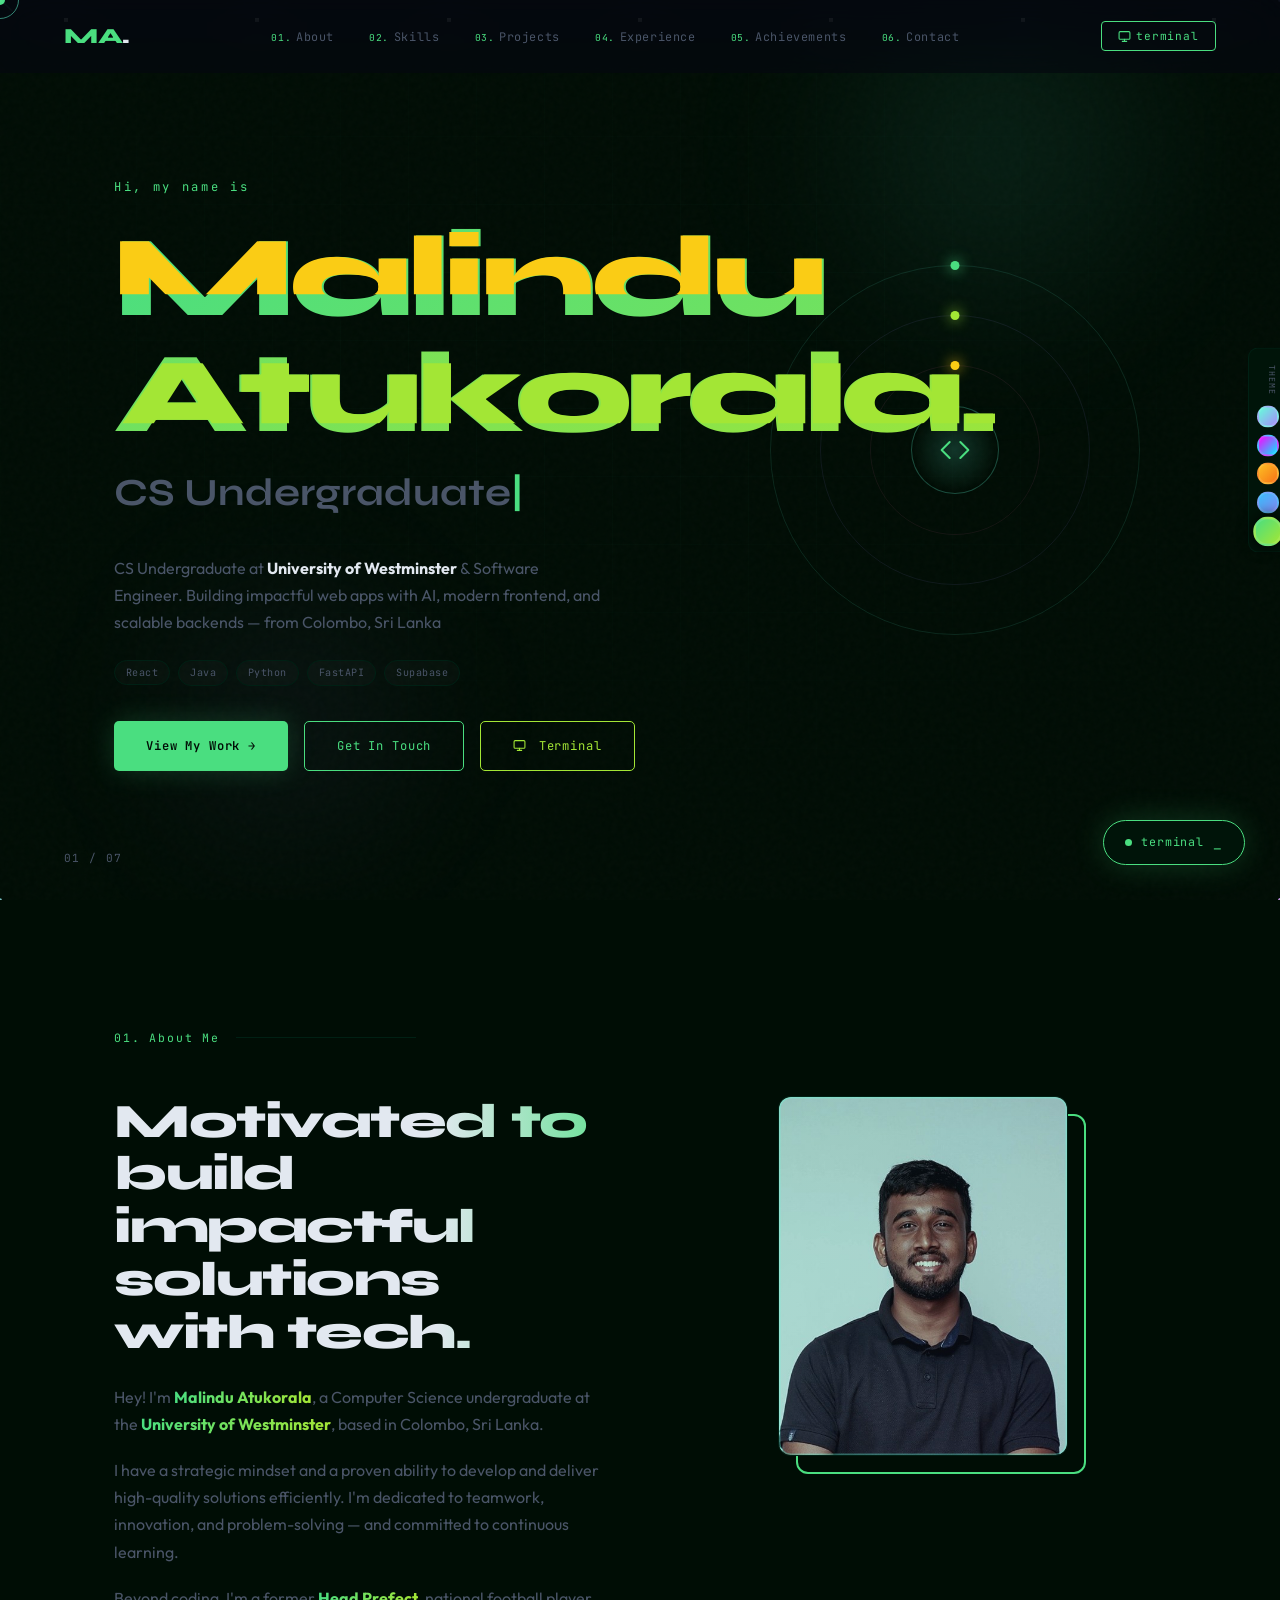
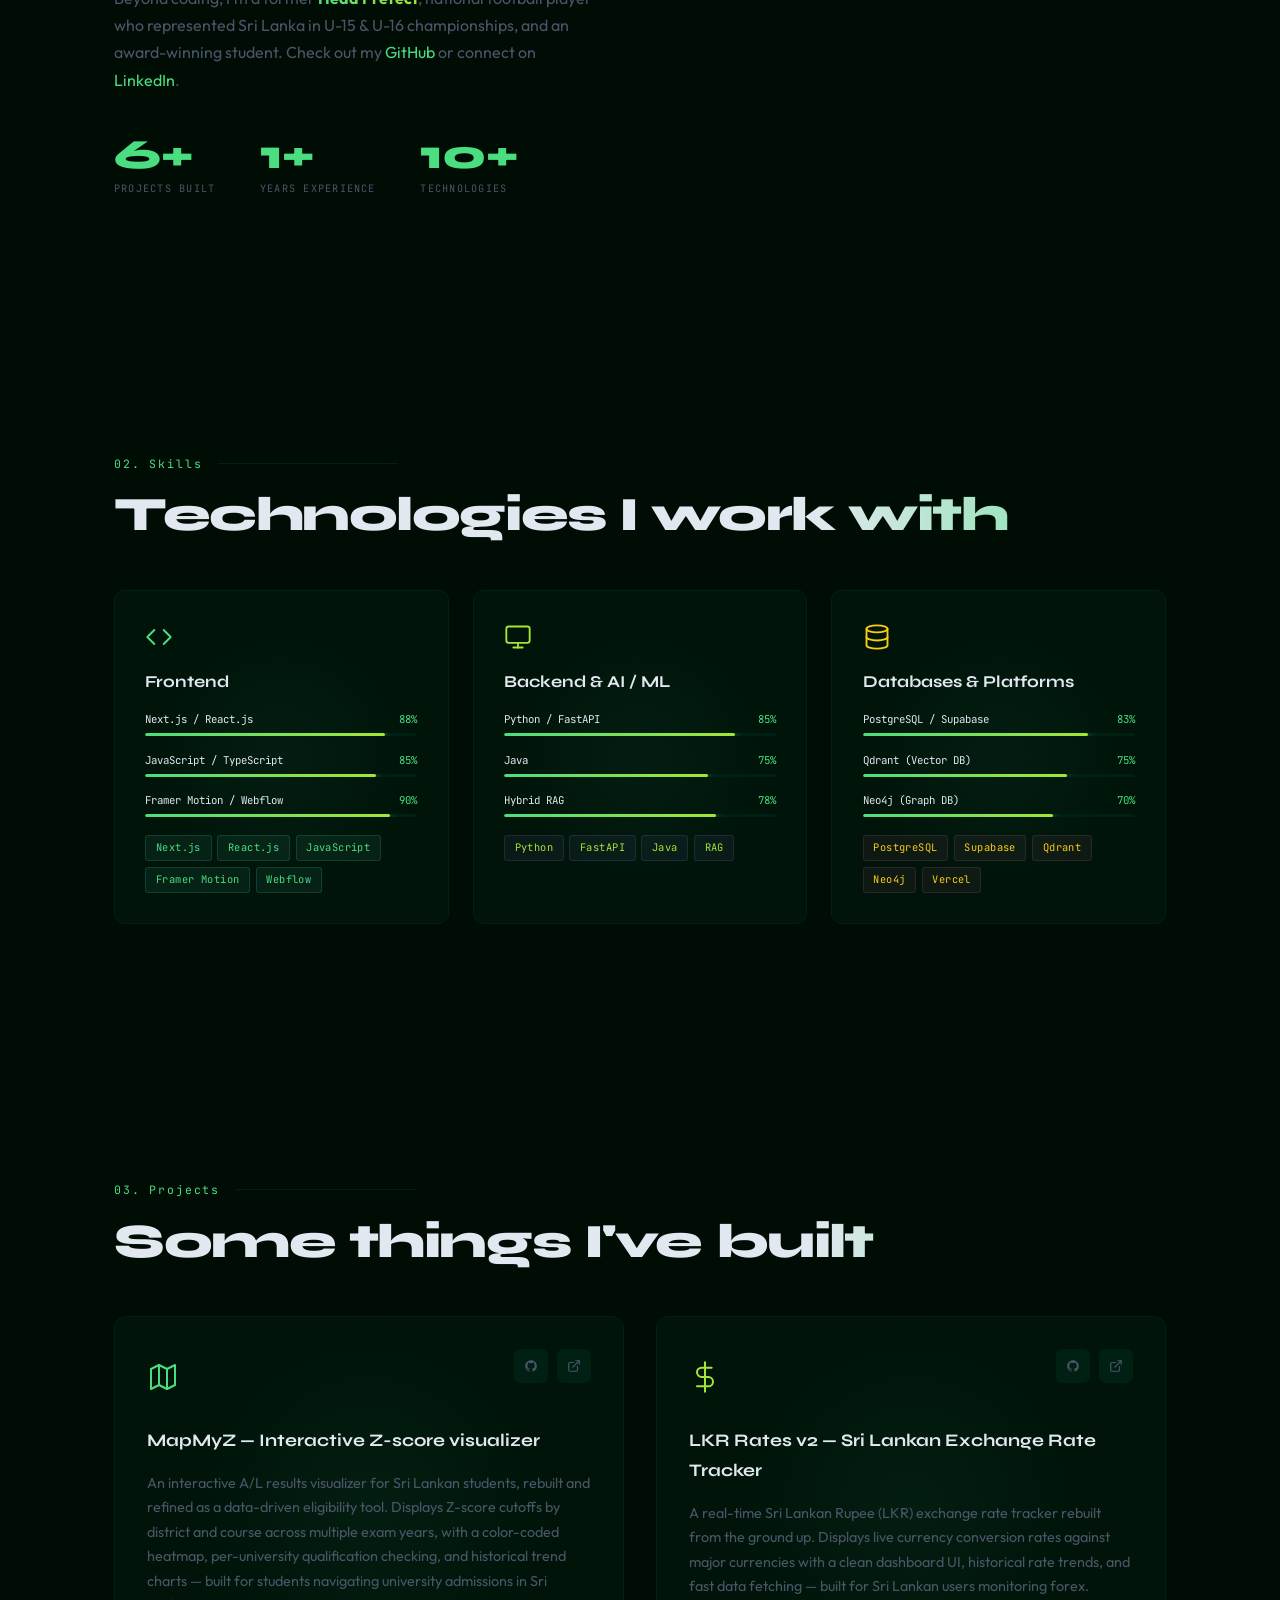
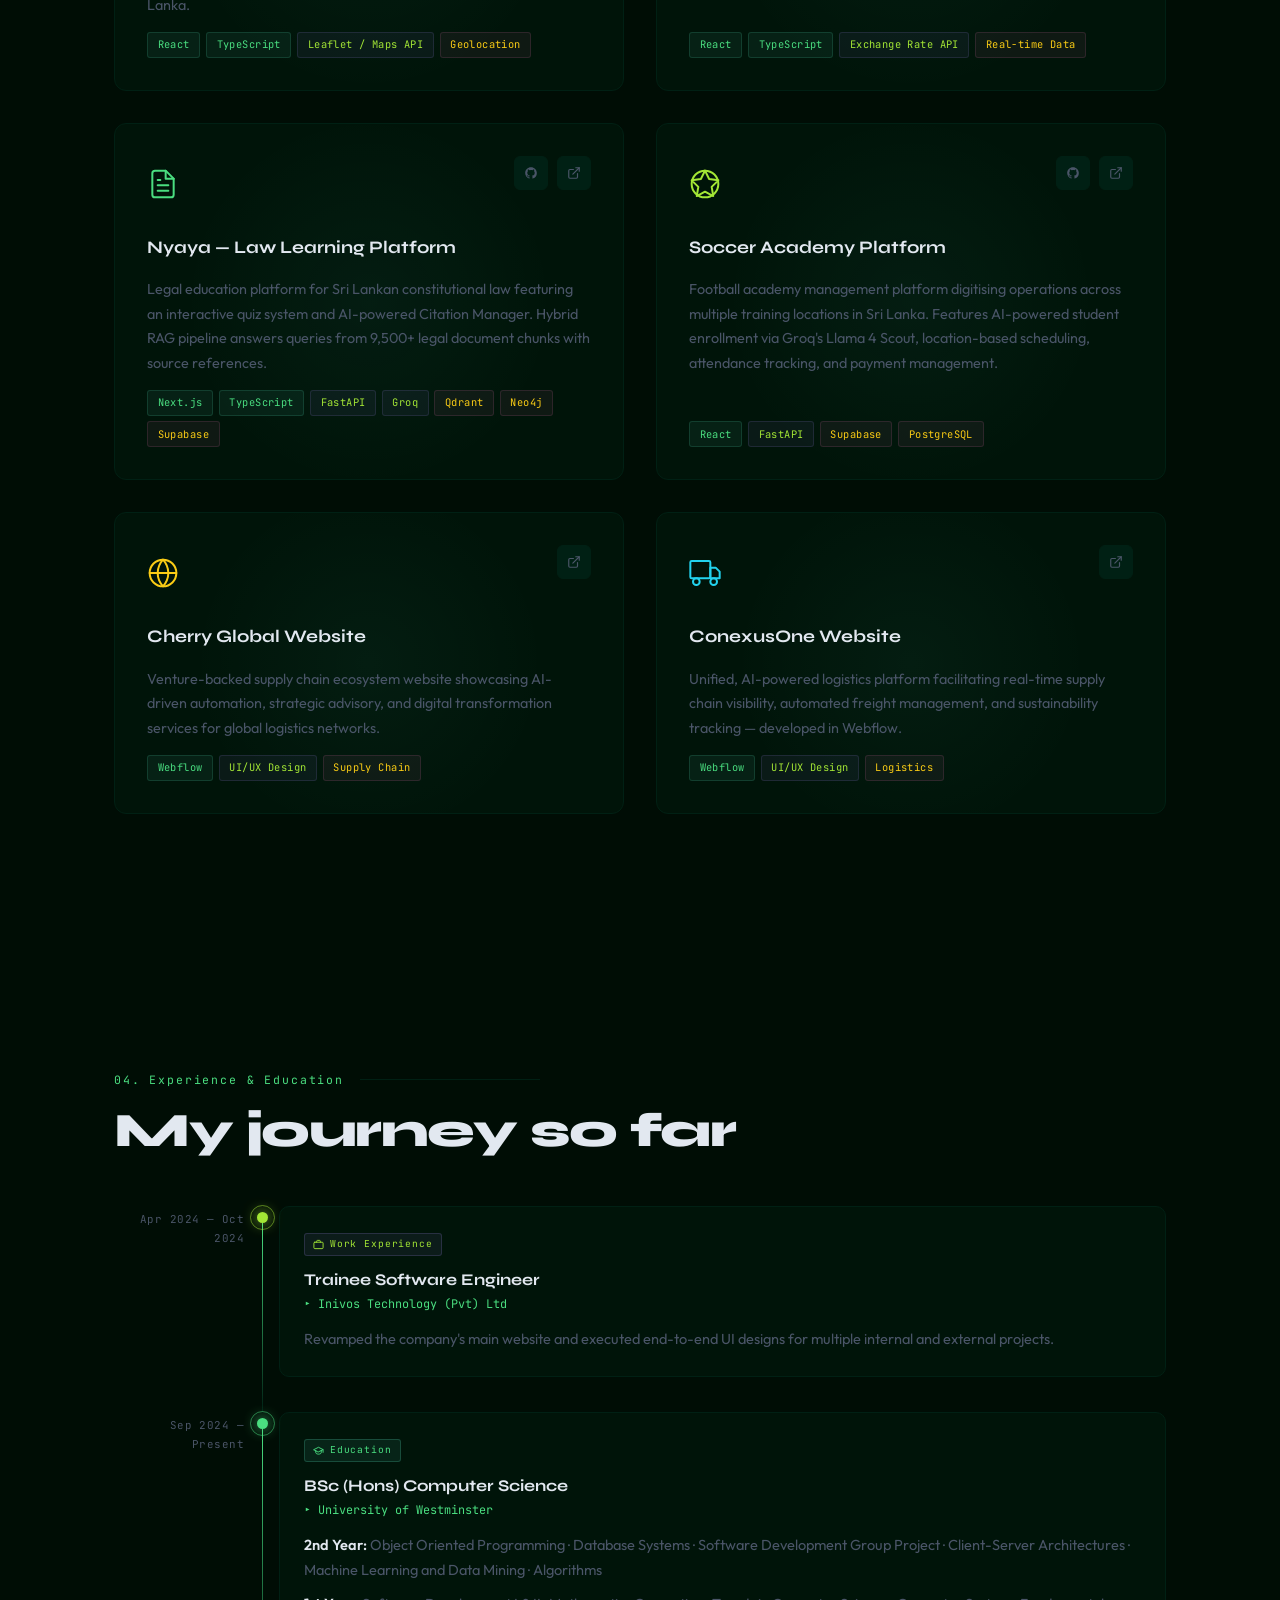
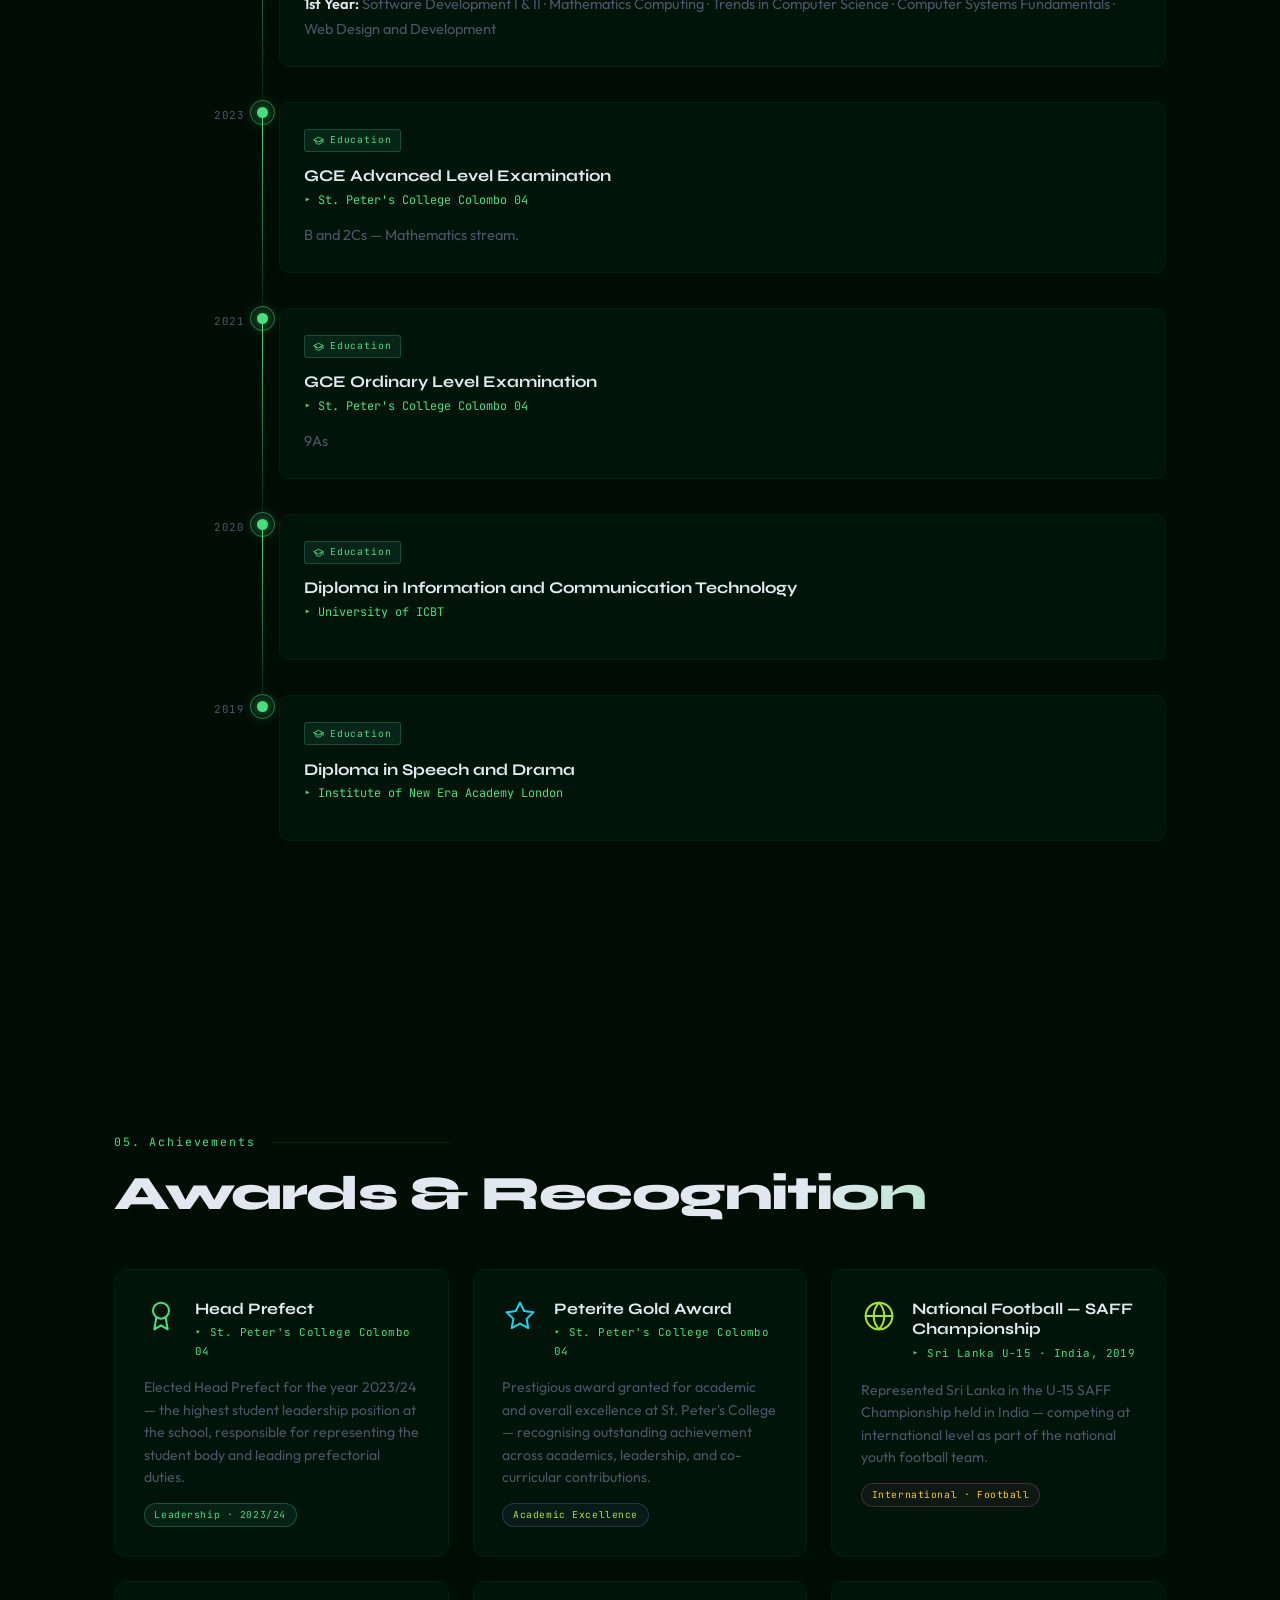
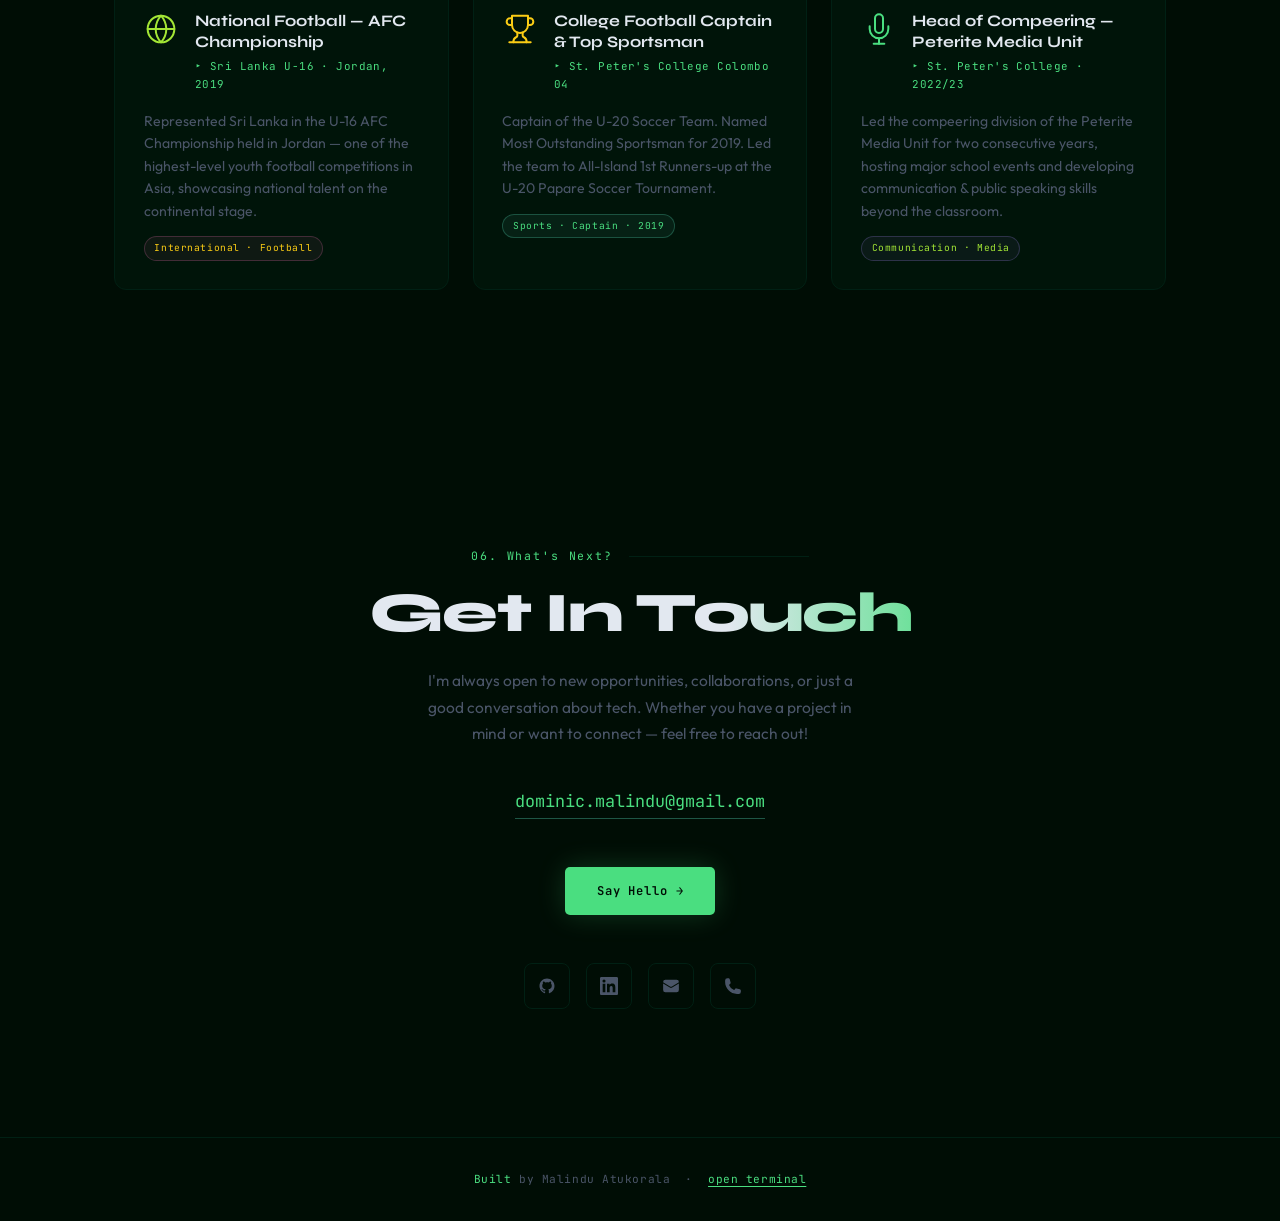
<file: index.html>
<!DOCTYPE html>
<html lang="en">
<head>
<meta charset="UTF-8"/>
<meta name="viewport" content="width=device-width,initial-scale=1.0"/>

<!-- ═══════════════════════════════════════════
     PRIMARY SEO
════════════════════════════════════════════ -->
<title>Malindu Atukorala | Software Engineer &amp; CS Student — Colombo, Sri Lanka</title>
<meta name="description" content="Malindu Atukorala — Computer Science undergraduate at the University of Westminster and Software Engineer based in Colombo, Sri Lanka. Building impactful web apps with React, Next.js, Python, FastAPI, and AI."/>
<meta name="keywords" content="Malindu Atukorala, software engineer Sri Lanka, web developer Colombo, React developer, Next.js, FastAPI, Python, AI developer, University of Westminster, portfolio"/>
<meta name="author" content="Malindu Atukorala"/>
<meta name="robots" content="index, follow"/>
<link rel="canonical" href="https://malindu.atukorala.com/"/>

<!-- ═══════════════════════════════════════════
     OPEN GRAPH (Facebook, LinkedIn, WhatsApp)
════════════════════════════════════════════ -->
<meta property="og:type" content="website"/>
<meta property="og:url" content="https://malindu.atukorala.com/"/>
<meta property="og:title" content="Malindu Atukorala | Software Engineer &amp; CS Student"/>
<meta property="og:description" content="CS undergraduate at the University of Westminster and Software Engineer from Colombo, Sri Lanka. Building impactful web apps with React, Python, FastAPI, and AI."/>
<meta property="og:image" content="https://malindu.atukorala.com/assets/ProfilePic.jpeg"/>
<meta property="og:image:alt" content="Malindu Atukorala — Software Engineer"/>
<meta property="og:image:width" content="1200"/>
<meta property="og:image:height" content="630"/>
<meta property="og:site_name" content="Malindu Atukorala"/>
<meta property="og:locale" content="en_US"/>

<!-- ═══════════════════════════════════════════
     TWITTER / X CARD
════════════════════════════════════════════ -->
<meta name="twitter:card" content="summary_large_image"/>
<meta name="twitter:url" content="https://malindu.atukorala.com/"/>
<meta name="twitter:title" content="Malindu Atukorala | Software Engineer &amp; CS Student"/>
<meta name="twitter:description" content="CS undergraduate at the University of Westminster and Software Engineer from Colombo, Sri Lanka. Building web apps with React, Python, FastAPI, and AI."/>
<meta name="twitter:image" content="https://malindu.atukorala.com/assets/ProfilePic.jpeg"/>
<meta name="twitter:image:alt" content="Malindu Atukorala — Software Engineer"/>

<!-- ═══════════════════════════════════════════
     STRUCTURED DATA — Person (JSON-LD)
════════════════════════════════════════════ -->
<script type="application/ld+json">
{
  "@context": "https://schema.org",
  "@type": "Person",
  "name": "Malindu Atukorala",
  "url": "https://malindu.atukorala.com",
  "image": "https://malindu.atukorala.com/assets/ProfilePic.jpeg",
  "jobTitle": "Software Engineer",
  "description": "Computer Science undergraduate at the University of Westminster and Software Engineer based in Colombo, Sri Lanka.",
  "alumniOf": {
    "@type": "CollegeOrUniversity",
    "name": "University of Westminster"
  },
  "address": {
    "@type": "PostalAddress",
    "addressLocality": "Colombo",
    "addressCountry": "LK"
  },
  "email": "dominic.malindu@gmail.com",
  "telephone": "+94776705206",
  "knowsAbout": ["React", "Next.js", "JavaScript", "TypeScript", "Python", "FastAPI", "PostgreSQL", "Supabase", "AI", "Machine Learning"],
  "sameAs": [
    "https://github.com/malindu-atu",
    "https://linkedin.com/in/malindu-atukorala"
  ]
}
</script>

<!-- ═══════════════════════════════════════════
     STRUCTURED DATA — Website (JSON-LD)
════════════════════════════════════════════ -->
<script type="application/ld+json">
{
  "@context": "https://schema.org",
  "@type": "WebSite",
  "name": "Malindu Atukorala Portfolio",
  "url": "https://malindu.atukorala.com",
  "author": {
    "@type": "Person",
    "name": "Malindu Atukorala"
  }
}
</script>

<link href="https://fonts.googleapis.com/css2?family=Syne:wght@400;600;700;800&family=JetBrains+Mono:ital,wght@0,300;0,400;0,600;1,300&family=Outfit:wght@300;400;500;600&display=swap" rel="stylesheet"/>
<link rel="stylesheet" href="css/styles.css"/>
<link rel="icon" type="image/x-icon" href="assets/favicon.ico"/>
<link rel="icon" type="image/svg+xml" href="assets/favicon.svg"/>
<link rel="icon" type="image/png" sizes="32x32" href="assets/favicon-32x32.png"/>
<link rel="icon" type="image/png" sizes="16x16" href="assets/favicon-16x16.png"/>
<link rel="apple-touch-icon" sizes="180x180" href="assets/favicon-180x180.png"/>
</head>
<body>
<!-- LOADER -->
<div id="loader">
  <div class="ld-logo">MA.</div>
  <div class="ld-msg" id="ld-msg">initializing...</div>
  <div class="ld-track"><div class="ld-fill" id="ld-fill"></div></div>
  <div class="ld-pct" id="ld-pct">0%</div>
</div>

<!-- CURSOR -->
<div id="cursor"></div><div id="cursor-ring"></div>

<!-- PROGRESS BAR -->
<div id="progress-bar"></div>

<!-- BG -->
<canvas id="bg-canvas"></canvas>
<div class="grid-bg"></div>

<!-- ══════════════ CLI TERMINAL ══════════════ -->
<div id="term-overlay" role="dialog" aria-label="Portfolio Terminal">
  <div class="term-win" id="term-win">
    <div class="term-bar" id="term-bar">
      <div class="tdots"><span class="tdot r"></span><span class="tdot y"></span><span class="tdot g"></span></div>
      <span class="ttitle">malindu@portfolio — bash — 80×24</span>
      <button class="term-close-btn" id="term-close">⌘W close</button>
    </div>
    <div class="term-tabs">
      <button class="term-tab active">bash</button>
      <button class="term-tab" onclick="runCmd('about')">about</button>
      <button class="term-tab" onclick="runCmd('projects')">projects</button>
      <button class="term-tab" onclick="runCmd('contact')">contact</button>
    </div>
    <div class="term-out" id="term-out"></div>
    <div class="term-in-row">
      <span class="term-in-icon">❯</span>
      <input id="term-input" type="text" autocomplete="off" spellcheck="false" placeholder="type 'help' to get started…" aria-label="Terminal input"/>
      <span class="term-hint">tab · ↑↓ · ⌘K</span>
    </div>
    <div id="term-resize"></div>
  </div>
</div>

<!-- THEME SWITCHER -->
<div id="theme-panel">
  <span id="theme-label">THEME</span>
  <button class="theme-swatch active" data-t="default" data-tip="Default"></button>
  <button class="theme-swatch" data-t="cyber"   data-tip="Cyber"></button>
  <button class="theme-swatch" data-t="amber"   data-tip="Amber"></button>
  <button class="theme-swatch" data-t="ocean"   data-tip="Ocean"></button>
  <button class="theme-swatch" data-t="green"   data-tip="Matrix"></button>
</div>

<!-- SECTION DOTS -->
<nav id="sec-dots">
  <button class="sec-dot" data-sec="hero"         data-label="Home"></button>
  <button class="sec-dot" data-sec="about"        data-label="About"></button>
  <button class="sec-dot" data-sec="skills"       data-label="Skills"></button>
  <button class="sec-dot" data-sec="projects"     data-label="Projects"></button>
  <button class="sec-dot" data-sec="experience"   data-label="Experience"></button>
  <button class="sec-dot" data-sec="achievements" data-label="Achievements"></button>
  <button class="sec-dot" data-sec="contact"      data-label="Contact"></button>
</nav>

<!-- COMMAND PALETTE (Ctrl+K) -->
<div id="palette-overlay" role="dialog" aria-label="Command Palette">
  <div class="palette-box">
    <div class="palette-search-row">
      <span class="palette-icon">⌘</span>
      <input id="palette-input" type="text" placeholder="Search commands, sections…" autocomplete="off" spellcheck="false"/>
      <span class="palette-hint">ESC to close</span>
    </div>
    <div class="palette-results" id="palette-results"></div>
    <div class="palette-footer">
      <span>↑↓ navigate</span>
      <span>↵ select</span>
      <span>⌘K toggle</span>
    </div>
  </div>
</div>

<!-- FAB -->
<button id="term-fab" title="Open Terminal (Ctrl+`)">
  <div class="fab-dot"></div>
  <span>terminal</span><span style="font-size:.9rem">_</span>
</button>

<!-- NAV -->
<nav id="navbar">
  <a href="#hero" class="nav-logo">MA<span style="color:var(--text)">.</span></a>
  <ul class="nav-links">
    <li><a href="#about"        data-n="01.">About</a></li>
    <li><a href="#skills"       data-n="02.">Skills</a></li>
    <li><a href="#projects"     data-n="03.">Projects</a></li>
    <li><a href="#experience"   data-n="04.">Experience</a></li>
    <li><a href="#achievements" data-n="05.">Achievements</a></li>
    <li><a href="#contact"      data-n="06.">Contact</a></li>
  </ul>
  <button class="nav-term-btn" id="nav-term-btn"><svg width="13" height="13" viewBox="0 0 24 24" fill="none" stroke="currentColor" stroke-width="2" stroke-linecap="round" stroke-linejoin="round" style="display:inline-block;vertical-align:middle;margin-right:.3rem"><rect x="2" y="3" width="20" height="14" rx="2"/><path d="M8 21h8M12 17v4"/></svg>terminal</button>
</nav>

<div class="wrapper">

  <!-- HERO -->
  <section id="hero">
    <div class="blob blob-1"></div><div class="blob blob-2"></div>
    <div class="hero-deco">
      <div class="deco-ring"><div class="deco-dot"></div></div>
      <div class="deco-ring"><div class="deco-dot"></div></div>
      <div class="deco-ring"><div class="deco-dot"></div></div>
      <div class="deco-core"><svg width="32" height="32" viewBox="0 0 24 24" fill="none" stroke="var(--accent)" stroke-width="1.5" stroke-linecap="round" stroke-linejoin="round"><polyline points="16 18 22 12 16 6"/><polyline points="8 6 2 12 8 18"/></svg></div>
    </div>
    <p class="hero-eyebrow">Hi, my name is</p>
    <h1 class="hero-name glitch" data-t="Malindu Atukorala."><span class="grad">Malindu Atukorala.</span></h1>
    <h2 class="hero-sub" id="typed-el"><span class="t-cur">|</span></h2>
    <p class="hero-desc">CS Undergraduate at <strong>University of Westminster</strong> &amp; Software Engineer. Building impactful web apps with AI, modern frontend, and scalable backends — from Colombo, Sri Lanka</p>
    <div class="badge-row">
      <span class="badge">React</span><span class="badge">Java</span><span class="badge">Python</span><span class="badge">FastAPI</span><span class="badge">Supabase</span>
    </div>
    <div class="hero-ctas">
      <a href="#projects" class="btn btn-p magnetic">View My Work →</a>
      <a href="#contact"  class="btn btn-o magnetic">Get In Touch</a>
      <button class="btn btn-o2 magnetic" id="hero-term-btn"><svg width="13" height="13" viewBox="0 0 24 24" fill="none" stroke="currentColor" stroke-width="2" stroke-linecap="round" stroke-linejoin="round" style="display:inline-block;vertical-align:middle;margin-right:.3rem"><rect x="2" y="3" width="20" height="14" rx="2"/><path d="M8 21h8M12 17v4"/></svg>Terminal</button>
    </div>

  </section>

  <!-- ABOUT -->
  <section id="about">
    <div class="sec-lbl rv">01. About Me</div>
    <div class="about-grid">
      <div class="rv-l">
        <h2 class="sec-title" style="margin-bottom:1.5rem">Motivated to build<br/><span style="color:var(--accent)">impactful solutions</span> with tech.</h2>
        <div class="about-text">
          <p>Hey! I'm <strong>Malindu Atukorala</strong>, a Computer Science undergraduate at the <strong>University of Westminster</strong>, based in Colombo, Sri Lanka.</p>
          <p>I have a strategic mindset and a proven ability to develop and deliver high-quality solutions efficiently. I'm dedicated to teamwork, innovation, and problem-solving — and committed to continuous learning.</p>
          <p>Beyond coding, I'm a former <strong>Head Prefect</strong>, national football player who represented Sri Lanka in U-15 &amp; U-16 championships, and an award-winning student. Check out my <a href="https://github.com/malindu-atu" target="_blank">GitHub</a> or connect on <a href="https://linkedin.com/in/malindu-atukorala" target="_blank">LinkedIn</a>.</p>
        </div>
        <div class="stats-row">
          <div><span class="sn" data-target="6">0</span><span class="sl">PROJECTS BUILT</span></div>
          <div><span class="sn" data-target="1">0</span><span class="sl">YEARS EXPERIENCE</span></div>
          <div><span class="sn" data-target="10">0</span><span class="sl">TECHNOLOGIES</span></div>
        </div>
      </div>
      <div class="about-img-wrap rv-r">
        <div class="about-img-box" style="overflow:hidden;padding:0;background:transparent;">
          <img src="assets/ProfilePic.jpeg" alt="Malindu Atukorala" style="width:100%;height:100%;object-fit:cover;object-position:center 15%;display:block;border-radius:12px;"/>
          <div style="position:absolute;inset:0;border-radius:12px;box-shadow:inset 0 0 0 1.5px rgba(100,255,218,0.35);pointer-events:none;"></div>
        </div>
        <div class="img-frame"></div>
      </div>
    </div>
  </section>

  <!-- SKILLS -->
  <section id="skills">
    <div class="sec-lbl rv">02. Skills</div>
    <h2 class="sec-title rv">Technologies I work with</h2>
    <div class="skills-grid">
      <div class="skill-card rv-s">
        <div class="skill-icon"><svg width="28" height="28" viewBox="0 0 24 24" fill="none" stroke="var(--accent)" stroke-width="1.6" stroke-linecap="round" stroke-linejoin="round"><polyline points="16 18 22 12 16 6"/><polyline points="8 6 2 12 8 18"/></svg></div><h3>Frontend</h3>
        <div class="bar-list">
          <div><div class="bar-hdr"><span>Next.js / React.js</span><span>88%</span></div><div class="bar-track"><div class="bar-fill" data-w="88"></div></div></div>
          <div><div class="bar-hdr"><span>JavaScript / TypeScript</span><span>85%</span></div><div class="bar-track"><div class="bar-fill" data-w="85"></div></div></div>
          <div><div class="bar-hdr"><span>Framer Motion / Webflow</span><span>90%</span></div><div class="bar-track"><div class="bar-fill" data-w="90"></div></div></div>
        </div>
        <div class="tags"><span class="tag">Next.js</span><span class="tag">React.js</span><span class="tag">JavaScript</span><span class="tag">Framer Motion</span><span class="tag">Webflow</span></div>
      </div>
      <div class="skill-card rv-s">
        <div class="skill-icon"><svg width="28" height="28" viewBox="0 0 24 24" fill="none" stroke="var(--a2)" stroke-width="1.6" stroke-linecap="round" stroke-linejoin="round"><rect x="2" y="3" width="20" height="14" rx="2"/><line x1="8" y1="21" x2="16" y2="21"/><line x1="12" y1="17" x2="12" y2="21"/></svg></div><h3>Backend &amp; AI / ML</h3>
        <div class="bar-list">
          <div><div class="bar-hdr"><span>Python / FastAPI</span><span>85%</span></div><div class="bar-track"><div class="bar-fill" data-w="85"></div></div></div>
          <div><div class="bar-hdr"><span>Java</span><span>75%</span></div><div class="bar-track"><div class="bar-fill" data-w="75"></div></div></div>
          <div><div class="bar-hdr"><span>Hybrid RAG</span><span>78%</span></div><div class="bar-track"><div class="bar-fill" data-w="78"></div></div></div>
        </div>
        <div class="tags"><span class="tag p">Python</span><span class="tag p">FastAPI</span><span class="tag p">Java</span><span class="tag p">RAG</span></div>
      </div>
      <div class="skill-card rv-s">
        <div class="skill-icon"><svg width="28" height="28" viewBox="0 0 24 24" fill="none" stroke="var(--a3)" stroke-width="1.6" stroke-linecap="round" stroke-linejoin="round"><ellipse cx="12" cy="5" rx="9" ry="3"/><path d="M21 12c0 1.66-4 3-9 3s-9-1.34-9-3"/><path d="M3 5v14c0 1.66 4 3 9 3s9-1.34 9-3V5"/></svg></div><h3>Databases &amp; Platforms</h3>
        <div class="bar-list">
          <div><div class="bar-hdr"><span>PostgreSQL / Supabase</span><span>83%</span></div><div class="bar-track"><div class="bar-fill" data-w="83"></div></div></div>
          <div><div class="bar-hdr"><span>Qdrant (Vector DB)</span><span>75%</span></div><div class="bar-track"><div class="bar-fill" data-w="75"></div></div></div>
          <div><div class="bar-hdr"><span>Neo4j (Graph DB)</span><span>70%</span></div><div class="bar-track"><div class="bar-fill" data-w="70"></div></div></div>
        </div>
        <div class="tags"><span class="tag k">PostgreSQL</span><span class="tag k">Supabase</span><span class="tag k">Qdrant</span><span class="tag k">Neo4j</span><span class="tag k">Vercel</span></div>
      </div>
    </div>
  </section>

  <!-- PROJECTS -->
  <section id="projects">
    <div class="sec-lbl rv">03. Projects</div>
    <h2 class="sec-title rv">Some things I've built</h2>
    <div class="proj-grid">

      <!-- MapMyZ -->
      <div class="proj-card rv">
        <div class="proj-head">
          <div class="proj-icon"><svg width="32" height="32" viewBox="0 0 24 24" fill="none" stroke="var(--accent)" stroke-width="1.5" stroke-linecap="round" stroke-linejoin="round"><polygon points="3 6 9 3 15 6 21 3 21 18 15 21 9 18 3 21"/><line x1="9" y1="3" x2="9" y2="18"/><line x1="15" y1="6" x2="15" y2="21"/></svg></div>
          <div class="proj-links">
            <a href="https://github.com/malindu-atu/MapMyZ" target="_blank" class="plink" title="GitHub"><svg width="14" height="14" viewBox="0 0 24 24" fill="currentColor"><path d="M12 2C6.477 2 2 6.484 2 12.017c0 4.425 2.865 8.18 6.839 9.504.5.092.682-.217.682-.483 0-.237-.008-.868-.013-1.703-2.782.605-3.369-1.343-3.369-1.343-.454-1.158-1.11-1.466-1.11-1.466-.908-.62.069-.608.069-.608 1.003.07 1.531 1.032 1.531 1.032.892 1.53 2.341 1.088 2.91.832.092-.647.35-1.088.636-1.338-2.22-.253-4.555-1.113-4.555-4.951 0-1.093.39-1.988 1.029-2.688-.103-.253-.446-1.272.098-2.65 0 0 .84-.27 2.75 1.026A9.564 9.564 0 0112 6.844c.85.004 1.705.115 2.504.337 1.909-1.296 2.747-1.027 2.747-1.027.546 1.379.202 2.398.1 2.651.64.7 1.028 1.595 1.028 2.688 0 3.848-2.339 4.695-4.566 4.943.359.309.678.92.678 1.855 0 1.338-.012 2.419-.012 2.747 0 .268.18.58.688.482A10.019 10.019 0 0022 12.017C22 6.484 17.522 2 12 2z"/></svg></a>
            <a href="https://map-my-z.vercel.app/" class="plink" title="Live"><svg width="14" height="14" viewBox="0 0 24 24" fill="none" stroke="currentColor" stroke-width="2" stroke-linecap="round" stroke-linejoin="round"><path d="M18 13v6a2 2 0 0 1-2 2H5a2 2 0 0 1-2-2V8a2 2 0 0 1 2-2h6"/><polyline points="15 3 21 3 21 9"/><line x1="10" y1="14" x2="21" y2="3"/></svg></a>
          </div>
        </div>
        <h3>MapMyZ — Interactive Z-score visualizer</h3>
        <p>An interactive A/L results visualizer for Sri Lankan students, rebuilt and refined as a data-driven eligibility tool. Displays Z-score cutoffs by district and course across multiple exam years, with a color-coded heatmap, per-university qualification checking, and historical trend charts — built for students navigating university admissions in Sri Lanka.</p>
        <div class="tags"><span class="tag">React</span><span class="tag">TypeScript</span><span class="tag p">Leaflet / Maps API</span><span class="tag k">Geolocation</span></div>
      </div>

      <!-- LKR Rates v2 -->
      <div class="proj-card rv">
         <div class="proj-head">
          <div class="proj-icon"><svg width="32" height="32" viewBox="0 0 24 24" fill="none" stroke="var(--a2)" stroke-width="1.5" stroke-linecap="round" stroke-linejoin="round"><line x1="12" y1="1" x2="12" y2="23"/><path d="M17 5H9.5a3.5 3.5 0 0 0 0 7h5a3.5 3.5 0 0 1 0 7H6"/></svg></div>
          <div class="proj-links">
            <a href="https://github.com/malindu-atu/lkr-rates-v2" target="_blank" target="_blank" class="plink" title="GitHub"><svg width="14" height="14" viewBox="0 0 24 24" fill="currentColor"><path d="M12 2C6.477 2 2 6.484 2 12.017c0 4.425 2.865 8.18 6.839 9.504.5.092.682-.217.682-.483 0-.237-.008-.868-.013-1.703-2.782.605-3.369-1.343-3.369-1.343-.454-1.158-1.11-1.466-1.11-1.466-.908-.62.069-.608.069-.608 1.003.07 1.531 1.032 1.531 1.032.892 1.53 2.341 1.088 2.91.832.092-.647.35-1.088.636-1.338-2.22-.253-4.555-1.113-4.555-4.951 0-1.093.39-1.988 1.029-2.688-.103-.253-.446-1.272.098-2.65 0 0 .84-.27 2.75 1.026A9.564 9.564 0 0112 6.844c.85.004 1.705.115 2.504.337 1.909-1.296 2.747-1.027 2.747-1.027.546 1.379.202 2.398.1 2.651.64.7 1.028 1.595 1.028 2.688 0 3.848-2.339 4.695-4.566 4.943.359.309.678.92.678 1.855 0 1.338-.012 2.419-.012 2.747 0 .268.18.58.688.482A10.019 10.019 0 0022 12.017C22 6.484 17.522 2 12 2z"/></svg></a>
            <a href="https://lkr-rates-v2.vercel.app/" target="_blank" class="plink" title="Live"><svg width="14" height="14" viewBox="0 0 24 24" fill="none" stroke="currentColor" stroke-width="2" stroke-linecap="round" stroke-linejoin="round"><path d="M18 13v6a2 2 0 0 1-2 2H5a2 2 0 0 1-2-2V8a2 2 0 0 1 2-2h6"/><polyline points="15 3 21 3 21 9"/><line x1="10" y1="14" x2="21" y2="3"/></svg></a>
          </div>
        </div>
        <h3>LKR Rates v2 — Sri Lankan Exchange Rate Tracker</h3>
        <p>A real-time Sri Lankan Rupee (LKR) exchange rate tracker rebuilt from the ground up. Displays live currency conversion rates against major currencies with a clean dashboard UI, historical rate trends, and fast data fetching — built for Sri Lankan users monitoring forex.</p>
        <div class="tags"><span class="tag">React</span><span class="tag">TypeScript</span><span class="tag p">Exchange Rate API</span><span class="tag k">Real-time Data</span></div>
      </div>

      <div class="proj-card rv">
        <div class="proj-head"><div class="proj-icon"><svg width="32" height="32" viewBox="0 0 24 24" fill="none" stroke="var(--accent)" stroke-width="1.5" stroke-linecap="round" stroke-linejoin="round"><path d="M14 2H6a2 2 0 0 0-2 2v16a2 2 0 0 0 2 2h12a2 2 0 0 0 2-2V8z"/><polyline points="14 2 14 8 20 8"/><line x1="16" y1="13" x2="8" y2="13"/><line x1="16" y1="17" x2="8" y2="17"/><polyline points="10 9 9 9 8 9"/></svg></div><div class="proj-links">
          <a href="https://github.com/malindu-atu/Nyaya" target="_blank" class="plink" title="GitHub"><svg width="14" height="14" viewBox="0 0 24 24" fill="currentColor"><path d="M12 2C6.477 2 2 6.484 2 12.017c0 4.425 2.865 8.18 6.839 9.504.5.092.682-.217.682-.483 0-.237-.008-.868-.013-1.703-2.782.605-3.369-1.343-3.369-1.343-.454-1.158-1.11-1.466-1.11-1.466-.908-.62.069-.608.069-.608 1.003.07 1.531 1.032 1.531 1.032.892 1.53 2.341 1.088 2.91.832.092-.647.35-1.088.636-1.338-2.22-.253-4.555-1.113-4.555-4.951 0-1.093.39-1.988 1.029-2.688-.103-.253-.446-1.272.098-2.65 0 0 .84-.27 2.75 1.026A9.564 9.564 0 0112 6.844c.85.004 1.705.115 2.504.337 1.909-1.296 2.747-1.027 2.747-1.027.546 1.379.202 2.398.1 2.651.64.7 1.028 1.595 1.028 2.688 0 3.848-2.339 4.695-4.566 4.943.359.309.678.92.678 1.855 0 1.338-.012 2.419-.012 2.747 0 .268.18.58.688.482A10.019 10.019 0 0022 12.017C22 6.484 17.522 2 12 2z"/></svg></a>
          <a href="https://nyaya-three.vercel.app/" target="_blank" class="plink" title="Live"><svg width="14" height="14" viewBox="0 0 24 24" fill="none" stroke="currentColor" stroke-width="2" stroke-linecap="round" stroke-linejoin="round"><path d="M18 13v6a2 2 0 0 1-2 2H5a2 2 0 0 1-2-2V8a2 2 0 0 1 2-2h6"/><polyline points="15 3 21 3 21 9"/><line x1="10" y1="14" x2="21" y2="3"/></svg></a></div></div>
        <h3>Nyaya — Law Learning Platform</h3>
        <p>Legal education platform for Sri Lankan constitutional law featuring an interactive quiz system and AI-powered Citation Manager. Hybrid RAG pipeline answers queries from 9,500+ legal document chunks with source references.</p>
        <div class="tags"><span class="tag">Next.js</span><span class="tag">TypeScript</span><span class="tag p">FastAPI</span><span class="tag p">Groq</span><span class="tag k">Qdrant</span><span class="tag k">Neo4j</span><span class="tag k">Supabase</span></div>
      </div>

      <div class="proj-card rv">
        <div class="proj-head"><div class="proj-icon"><svg width="32" height="32" viewBox="0 0 24 24" fill="none" stroke="var(--a2)" stroke-width="1.5" stroke-linecap="round" stroke-linejoin="round"><circle cx="12" cy="12" r="10"/><polygon points="12 2 15.09 8.26 22 9.27 17 14.14 18.18 21.02 12 17.77 5.82 21.02 7 14.14 2 9.27 8.91 8.26 12 2"/></svg></div><div class="proj-links">
          <a href="https://github.com/malindu-atu/Football-Labs" target="_blank" class="plink" title="GitHub"><svg width="14" height="14" viewBox="0 0 24 24" fill="currentColor"><path d="M12 2C6.477 2 2 6.484 2 12.017c0 4.425 2.865 8.18 6.839 9.504.5.092.682-.217.682-.483 0-.237-.008-.868-.013-1.703-2.782.605-3.369-1.343-3.369-1.343-.454-1.158-1.11-1.466-1.11-1.466-.908-.62.069-.608.069-.608 1.003.07 1.531 1.032 1.531 1.032.892 1.53 2.341 1.088 2.91.832.092-.647.35-1.088.636-1.338-2.22-.253-4.555-1.113-4.555-4.951 0-1.093.39-1.988 1.029-2.688-.103-.253-.446-1.272.098-2.65 0 0 .84-.27 2.75 1.026A9.564 9.564 0 0112 6.844c.85.004 1.705.115 2.504.337 1.909-1.296 2.747-1.027 2.747-1.027.546 1.379.202 2.398.1 2.651.64.7 1.028 1.595 1.028 2.688 0 3.848-2.339 4.695-4.566 4.943.359.309.678.92.678 1.855 0 1.338-.012 2.419-.012 2.747 0 .268.18.58.688.482A10.019 10.019 0 0022 12.017C22 6.484 17.522 2 12 2z"/></svg></a>
          <a href="https://football-labs.vercel.app/" target="_blank" class="plink" title="Live"><svg width="14" height="14" viewBox="0 0 24 24" fill="none" stroke="currentColor" stroke-width="2" stroke-linecap="round" stroke-linejoin="round"><path d="M18 13v6a2 2 0 0 1-2 2H5a2 2 0 0 1-2-2V8a2 2 0 0 1 2-2h6"/><polyline points="15 3 21 3 21 9"/><line x1="10" y1="14" x2="21" y2="3"/></svg></a></div></div>
        <h3>Soccer Academy Platform</h3>
        <p>Football academy management platform digitising operations across multiple training locations in Sri Lanka. Features AI-powered student enrollment via Groq's Llama 4 Scout, location-based scheduling, attendance tracking, and payment management.</p>
        <div class="tags"><span class="tag">React</span><span class="tag p">FastAPI</span><span class="tag k">Supabase</span><span class="tag k">PostgreSQL</span></div>
      </div>

      <div class="proj-card rv">
        <div class="proj-head"><div class="proj-icon"><svg width="32" height="32" viewBox="0 0 24 24" fill="none" stroke="var(--a3)" stroke-width="1.5" stroke-linecap="round" stroke-linejoin="round"><circle cx="12" cy="12" r="10"/><line x1="2" y1="12" x2="22" y2="12"/><path d="M12 2a15.3 15.3 0 0 1 4 10 15.3 15.3 0 0 1-4 10 15.3 15.3 0 0 1-4-10 15.3 15.3 0 0 1 4-10z"/></svg></div><div class="proj-links">
          <a href="https://cherryglobal.ai/" target="_blank" class="plink" title="Live"><svg width="14" height="14" viewBox="0 0 24 24" fill="none" stroke="currentColor" stroke-width="2" stroke-linecap="round" stroke-linejoin="round"><path d="M18 13v6a2 2 0 0 1-2 2H5a2 2 0 0 1-2-2V8a2 2 0 0 1 2-2h6"/><polyline points="15 3 21 3 21 9"/><line x1="10" y1="14" x2="21" y2="3"/></svg></a></div></div>
        <h3>Cherry Global Website</h3>
        <p>Venture-backed supply chain ecosystem website showcasing AI-driven automation, strategic advisory, and digital transformation services for global logistics networks.</p>
        <div class="tags"><span class="tag">Webflow</span><span class="tag p">UI/UX Design</span><span class="tag k">Supply Chain</span></div>
      </div>

      <div class="proj-card rv">
        <div class="proj-head"><div class="proj-icon"><svg width="32" height="32" viewBox="0 0 24 24" fill="none" stroke="var(--a4)" stroke-width="1.5" stroke-linecap="round" stroke-linejoin="round"><rect x="1" y="3" width="15" height="13" rx="1"/><path d="M16 8h4l3 3v5h-7V8z"/><circle cx="5.5" cy="18.5" r="2.5"/><circle cx="18.5" cy="18.5" r="2.5"/></svg></div><div class="proj-links">
          <a href="https://www.conexusone.io/" target="_blank" class="plink" title="Live"><svg width="14" height="14" viewBox="0 0 24 24" fill="none" stroke="currentColor" stroke-width="2" stroke-linecap="round" stroke-linejoin="round"><path d="M18 13v6a2 2 0 0 1-2 2H5a2 2 0 0 1-2-2V8a2 2 0 0 1 2-2h6"/><polyline points="15 3 21 3 21 9"/><line x1="10" y1="14" x2="21" y2="3"/></svg></a></div></div>
        <h3>ConexusOne Website</h3>
        <p>Unified, AI-powered logistics platform facilitating real-time supply chain visibility, automated freight management, and sustainability tracking — developed in Webflow.</p>
        <div class="tags"><span class="tag">Webflow</span><span class="tag p">UI/UX Design</span><span class="tag k">Logistics</span></div>
      </div>

    </div>
  </section>

  <!-- EXPERIENCE -->
  <section id="experience">
    <div class="sec-lbl rv">04. Experience &amp; Education</div>
    <h2 class="sec-title rv">My journey so far</h2>
    <div class="exp-wrap">

      <!-- Professional Experience -->
      <div class="exp-row rv">
        <div class="exp-date">Apr 2024 — Oct 2024</div>
        <div class="exp-spine">
          <div class="exp-dot exp-dot--work"></div>
          <div class="exp-vline"></div>
        </div>
        <div class="exp-box">
          <div class="exp-type-badge exp-type-badge--work">
            <svg width="11" height="11" viewBox="0 0 24 24" fill="none" stroke="currentColor" stroke-width="2" stroke-linecap="round" stroke-linejoin="round"><rect x="2" y="7" width="20" height="14" rx="2"/><path d="M16 7V5a2 2 0 0 0-2-2h-4a2 2 0 0 0-2 2v2"/></svg>
            Work Experience
          </div>
          <h3>Trainee Software Engineer</h3>
          <div class="co">▸ Inivos Technology (Pvt) Ltd</div>
          <p>Revamped the company's main website and executed end-to-end UI designs for multiple internal and external projects.</p>
        </div>
      </div>

      <!-- BSc -->
      <div class="exp-row rv" style="transition-delay:.1s">
        <div class="exp-date">Sep 2024 — Present</div>
        <div class="exp-spine">
          <div class="exp-dot"></div>
          <div class="exp-vline"></div>
        </div>
        <div class="exp-box">
          <div class="exp-type-badge">
            <svg width="11" height="11" viewBox="0 0 24 24" fill="none" stroke="currentColor" stroke-width="2" stroke-linecap="round" stroke-linejoin="round"><path d="M22 10v6M2 10l10-5 10 5-10 5z"/><path d="M6 12v5c0 1.66 4 3 6 3s6-1.34 6-3v-5"/></svg>
            Education
          </div>
          <h3>BSc (Hons) Computer Science</h3>
          <div class="co">▸ University of Westminster</div>
          <p><strong style="color:var(--text);font-weight:600">2nd Year:</strong> Object Oriented Programming · Database Systems · Software Development Group Project · Client-Server Architectures · Machine Learning and Data Mining · Algorithms</p>
          <p style="margin-top:.6rem"><strong style="color:var(--text);font-weight:600">1st Year:</strong> Software Development I &amp; II · Mathematics Computing · Trends in Computer Science · Computer Systems Fundamentals · Web Design and Development</p>
        </div>
      </div>

      <!-- GCE A/L -->
      <div class="exp-row rv" style="transition-delay:.2s">
        <div class="exp-date">2023</div>
        <div class="exp-spine">
          <div class="exp-dot"></div>
          <div class="exp-vline"></div>
        </div>
        <div class="exp-box">
          <div class="exp-type-badge">
            <svg width="11" height="11" viewBox="0 0 24 24" fill="none" stroke="currentColor" stroke-width="2" stroke-linecap="round" stroke-linejoin="round"><path d="M22 10v6M2 10l10-5 10 5-10 5z"/><path d="M6 12v5c0 1.66 4 3 6 3s6-1.34 6-3v-5"/></svg>
            Education
          </div>
          <h3>GCE Advanced Level Examination</h3>
          <div class="co">▸ St. Peter's College Colombo 04</div>
          <p>B and 2Cs — Mathematics stream.</p>
        </div>
      </div>

      <!-- GCE O/L -->
      <div class="exp-row rv" style="transition-delay:.3s">
        <div class="exp-date">2021</div>
        <div class="exp-spine">
          <div class="exp-dot"></div>
          <div class="exp-vline"></div>
        </div>
        <div class="exp-box">
          <div class="exp-type-badge">
            <svg width="11" height="11" viewBox="0 0 24 24" fill="none" stroke="currentColor" stroke-width="2" stroke-linecap="round" stroke-linejoin="round"><path d="M22 10v6M2 10l10-5 10 5-10 5z"/><path d="M6 12v5c0 1.66 4 3 6 3s6-1.34 6-3v-5"/></svg>
            Education
          </div>
          <h3>GCE Ordinary Level Examination</h3>
          <div class="co">▸ St. Peter's College Colombo 04</div>
          <p>9As</p>
        </div>
      </div>

      <!-- Diploma ICT -->
      <div class="exp-row rv" style="transition-delay:.4s">
        <div class="exp-date">2020</div>
        <div class="exp-spine">
          <div class="exp-dot"></div>
          <div class="exp-vline"></div>
        </div>
        <div class="exp-box">
          <div class="exp-type-badge">
            <svg width="11" height="11" viewBox="0 0 24 24" fill="none" stroke="currentColor" stroke-width="2" stroke-linecap="round" stroke-linejoin="round"><path d="M22 10v6M2 10l10-5 10 5-10 5z"/><path d="M6 12v5c0 1.66 4 3 6 3s6-1.34 6-3v-5"/></svg>
            Education
          </div>
          <h3>Diploma in Information and Communication Technology</h3>
          <div class="co">▸ University of ICBT</div>
        </div>
      </div>

      <!-- Diploma Speech -->
      <div class="exp-row rv" style="transition-delay:.5s">
        <div class="exp-date">2019</div>
        <div class="exp-spine">
          <div class="exp-dot"></div>
          <div class="exp-vline"></div>
        </div>
        <div class="exp-box">
          <div class="exp-type-badge">
            <svg width="11" height="11" viewBox="0 0 24 24" fill="none" stroke="currentColor" stroke-width="2" stroke-linecap="round" stroke-linejoin="round"><path d="M22 10v6M2 10l10-5 10 5-10 5z"/><path d="M6 12v5c0 1.66 4 3 6 3s6-1.34 6-3v-5"/></svg>
            Education
          </div>
          <h3>Diploma in Speech and Drama</h3>
          <div class="co">▸ Institute of New Era Academy London</div>
        </div>
      </div>

    </div>
  </section>

  <!-- ACHIEVEMENTS -->
  <section id="achievements">
    <div class="sec-lbl rv">05. Achievements</div>
    <h2 class="sec-title rv">Awards &amp; Recognition</h2>
    <div class="ach-grid">

      <div class="ach-card rv-s">
        <div class="ach-header">
          <div class="ach-icon"><svg width="32" height="32" viewBox="0 0 24 24" fill="none" stroke="var(--accent)" stroke-width="1.5" stroke-linecap="round" stroke-linejoin="round"><circle cx="12" cy="8" r="6"/><path d="M15.477 12.89L17 22l-5-3-5 3 1.523-9.11"/></svg></div>
          <div class="ach-meta">
            <div class="ach-title">Head Prefect</div>
            <div class="ach-org">▸ St. Peter's College Colombo 04</div>
          </div>
        </div>
        <p class="ach-desc">Elected Head Prefect for the year 2023/24 — the highest student leadership position at the school, responsible for representing the student body and leading prefectorial duties.</p>
        <span class="ach-badge">Leadership · 2023/24</span>
      </div>

      <div class="ach-card rv-s">
        <div class="ach-header">
          <div class="ach-icon"><svg width="32" height="32" viewBox="0 0 24 24" fill="none" stroke="var(--a4)" stroke-width="1.5" stroke-linecap="round" stroke-linejoin="round"><path d="M12 2l3.09 6.26L22 9.27l-5 4.87 1.18 6.88L12 17.77l-6.18 3.25L7 14.14 2 9.27l6.91-1.01L12 2z"/></svg></div>
          <div class="ach-meta">
            <div class="ach-title">Peterite Gold Award</div>
            <div class="ach-org">▸ St. Peter's College Colombo 04</div>
          </div>
        </div>
        <p class="ach-desc">Prestigious award granted for academic and overall excellence at St. Peter's College — recognising outstanding achievement across academics, leadership, and co-curricular contributions.</p>
        <span class="ach-badge p">Academic Excellence</span>
      </div>

      <div class="ach-card rv-s">
        <div class="ach-header">
          <div class="ach-icon"><svg width="32" height="32" viewBox="0 0 24 24" fill="none" stroke="var(--a2)" stroke-width="1.5" stroke-linecap="round" stroke-linejoin="round"><circle cx="12" cy="12" r="10"/><line x1="2" y1="12" x2="22" y2="12"/><path d="M12 2a15.3 15.3 0 0 1 4 10 15.3 15.3 0 0 1-4 10 15.3 15.3 0 0 1-4-10 15.3 15.3 0 0 1 4-10z"/></svg></div>
          <div class="ach-meta">
            <div class="ach-title">National Football — SAFF Championship</div>
            <div class="ach-org">▸ Sri Lanka U-15 · India, 2019</div>
          </div>
        </div>
        <p class="ach-desc">Represented Sri Lanka in the U-15 SAFF Championship held in India — competing at international level as part of the national youth football team.</p>
        <span class="ach-badge k">International · Football</span>
      </div>

      <div class="ach-card rv-s">
        <div class="ach-header">
          <div class="ach-icon"><svg width="32" height="32" viewBox="0 0 24 24" fill="none" stroke="var(--a2)" stroke-width="1.5" stroke-linecap="round" stroke-linejoin="round"><circle cx="12" cy="12" r="10"/><line x1="2" y1="12" x2="22" y2="12"/><path d="M12 2a15.3 15.3 0 0 1 4 10 15.3 15.3 0 0 1-4 10 15.3 15.3 0 0 1-4-10 15.3 15.3 0 0 1 4-10z"/></svg></div>
          <div class="ach-meta">
            <div class="ach-title">National Football — AFC Championship</div>
            <div class="ach-org">▸ Sri Lanka U-16 · Jordan, 2019</div>
          </div>
        </div>
        <p class="ach-desc">Represented Sri Lanka in the U-16 AFC Championship held in Jordan — one of the highest-level youth football competitions in Asia, showcasing national talent on the continental stage.</p>
        <span class="ach-badge k">International · Football</span>
      </div>

      <div class="ach-card rv-s">
        <div class="ach-header">
          <div class="ach-icon"><svg width="32" height="32" viewBox="0 0 24 24" fill="none" stroke="var(--a3)" stroke-width="1.5" stroke-linecap="round" stroke-linejoin="round"><path d="M6 9H4.5a2.5 2.5 0 0 1 0-5H6"/><path d="M18 9h1.5a2.5 2.5 0 0 0 0-5H18"/><path d="M4 22h16"/><path d="M10 14.66V17c0 .55-.47.98-.97 1.21C7.85 18.75 7 20.24 7 22"/><path d="M14 14.66V17c0 .55.47.98.97 1.21C16.15 18.75 17 20.24 17 22"/><path d="M18 2H6v7a6 6 0 0 0 12 0V2z"/></svg></div>
          <div class="ach-meta">
            <div class="ach-title">College Football Captain &amp; Top Sportsman</div>
            <div class="ach-org">▸ St. Peter's College Colombo 04</div>
          </div>
        </div>
        <p class="ach-desc">Captain of the U-20 Soccer Team. Named Most Outstanding Sportsman for 2019. Led the team to All-Island 1st Runners-up at the U-20 Papare Soccer Tournament.</p>
        <span class="ach-badge">Sports · Captain · 2019</span>
      </div>

      <div class="ach-card rv-s">
        <div class="ach-header">
          <div class="ach-icon"><svg width="32" height="32" viewBox="0 0 24 24" fill="none" stroke="var(--accent)" stroke-width="1.5" stroke-linecap="round" stroke-linejoin="round"><path d="M12 1a3 3 0 0 0-3 3v8a3 3 0 0 0 6 0V4a3 3 0 0 0-3-3z"/><path d="M19 10v2a7 7 0 0 1-14 0v-2"/><line x1="12" y1="19" x2="12" y2="23"/><line x1="8" y1="23" x2="16" y2="23"/></svg></div>
          <div class="ach-meta">
            <div class="ach-title">Head of Compeering — Peterite Media Unit</div>
            <div class="ach-org">▸ St. Peter's College · 2022/23</div>
          </div>
        </div>
        <p class="ach-desc">Led the compeering division of the Peterite Media Unit for two consecutive years, hosting major school events and developing communication &amp; public speaking skills beyond the classroom.</p>
        <span class="ach-badge p">Communication · Media</span>
      </div>

    </div>
  </section>

  <!-- CONTACT -->
  <section id="contact">
    <div class="sec-lbl rv" style="justify-content:center">06. What's Next?</div>
    <h2 class="sec-title rv" style="font-size:clamp(2rem,5vw,3.5rem)">Get In Touch</h2>
    <p class="contact-sub rv">I'm always open to new opportunities, collaborations, or just a good conversation about tech. Whether you have a project in mind or want to connect — feel free to reach out!</p>
    <div class="rv">
      <a href="mailto:dominic.malindu@gmail.com" class="contact-email">dominic.malindu@gmail.com</a><br/>
      <a href="mailto:dominic.malindu@gmail.com" class="btn btn-p magnetic" style="margin-top:1rem">Say Hello &rarr;</a>
    </div>
    <div class="socials rv">
      <a href="https://github.com/malindu-atu" target="_blank" class="soc-lnk" title="GitHub">
        <svg viewBox="0 0 24 24" width="18" height="18" fill="currentColor"><path d="M12 2C6.477 2 2 6.484 2 12.017c0 4.425 2.865 8.18 6.839 9.504.5.092.682-.217.682-.483 0-.237-.008-.868-.013-1.703-2.782.605-3.369-1.343-3.369-1.343-.454-1.158-1.11-1.466-1.11-1.466-.908-.62.069-.608.069-.608 1.003.07 1.531 1.032 1.531 1.032.892 1.53 2.341 1.088 2.91.832.092-.647.35-1.088.636-1.338-2.22-.253-4.555-1.113-4.555-4.951 0-1.093.39-1.988 1.029-2.688-.103-.253-.446-1.272.098-2.65 0 0 .84-.27 2.75 1.026A9.564 9.564 0 0112 6.844c.85.004 1.705.115 2.504.337 1.909-1.296 2.747-1.027 2.747-1.027.546 1.379.202 2.398.1 2.651.64.7 1.028 1.595 1.028 2.688 0 3.848-2.339 4.695-4.566 4.943.359.309.678.92.678 1.855 0 1.338-.012 2.419-.012 2.747 0 .268.18.58.688.482A10.019 10.019 0 0022 12.017C22 6.484 17.522 2 12 2z"/></svg>
      </a>
      <a href="https://linkedin.com/in/malindu-atukorala" target="_blank" class="soc-lnk" title="LinkedIn">
        <svg viewBox="0 0 24 24" width="18" height="18" fill="currentColor"><path d="M20.447 20.452h-3.554v-5.569c0-1.328-.027-3.037-1.852-3.037-1.853 0-2.136 1.445-2.136 2.939v5.667H9.351V9h3.414v1.561h.046c.477-.9 1.637-1.85 3.37-1.85 3.601 0 4.267 2.37 4.267 5.455v6.286zM5.337 7.433a2.062 2.062 0 01-2.063-2.065 2.064 2.064 0 112.063 2.065zm1.782 13.019H3.555V9h3.564v11.452zM22.225 0H1.771C.792 0 0 .774 0 1.729v20.542C0 23.227.792 24 1.771 24h20.451C23.2 24 24 23.227 24 22.271V1.729C24 .774 23.2 0 22.222 0h.003z"/></svg>
      </a>
      <a href="mailto:dominic.malindu@gmail.com" class="soc-lnk" title="Email">
        <svg viewBox="0 0 24 24" width="18" height="18" fill="currentColor"><path d="M1.5 8.67v8.58a3 3 0 003 3h15a3 3 0 003-3V8.67l-8.928 5.493a3 3 0 01-3.144 0L1.5 8.67z"/><path d="M22.5 6.908V6.75a3 3 0 00-3-3h-15a3 3 0 00-3 3v.158l9.714 5.978a1.5 1.5 0 001.572 0L22.5 6.908z"/></svg>
      </a>
      <a href="tel:+94776705206" class="soc-lnk" title="Phone">
        <svg viewBox="0 0 24 24" width="18" height="18" fill="currentColor"><path fill-rule="evenodd" d="M1.5 4.5a3 3 0 013-3h1.372c.86 0 1.61.586 1.819 1.42l1.105 4.423a1.875 1.875 0 01-.694 1.955l-1.293.97c-.135.101-.164.249-.126.352a11.285 11.285 0 006.697 6.697c.103.038.25.009.352-.126l.97-1.293a1.875 1.875 0 011.955-.694l4.423 1.105c.834.209 1.42.959 1.42 1.82V19.5a3 3 0 01-3 3h-2.25C8.552 22.5 1.5 15.448 1.5 6.75V4.5z" clip-rule="evenodd"/></svg>
      </a>
    </div>
  </section>
</div>

<footer><span>Built</span> by Malindu Atukorala &nbsp;&middot;&nbsp;  <span style="cursor:none;text-decoration:underline;text-underline-offset:3px" onclick="openTerm()">open terminal</span></footer>
<script src="js/main.js"></script>
</body>
</html>
</file>
<file: css/styles.css>
/* ══════════════════════════════════════════════
   ROOT / RESET
══════════════════════════════════════════════ */
*,*::before,*::after{box-sizing:border-box;margin:0;padding:0}
:root{
  --bg:#060810;--surface:#0c0f1a;--card:#101420;--border:#1a2035;
  --accent:#64ffda;--a2:#a78bfa;--a3:#f472b6;--a4:#fbbf24;
  --text:#e2e8f0;--muted:#4a5568;--dim:#2a3347;
  --glow:rgba(100,255,218,.2);--glow2:rgba(167,139,250,.14);
  --fh:'Syne',sans-serif;--fb:'Outfit',sans-serif;--fm:'JetBrains Mono',monospace;
}
html{scroll-behavior:smooth}
body{background:var(--bg);color:var(--text);font-family:var(--fb);font-size:16px;line-height:1.7;overflow-x:hidden;cursor:none}
::selection{background:rgba(100,255,218,.18);color:var(--accent)}
::-webkit-scrollbar{width:3px}
::-webkit-scrollbar-track{background:var(--bg)}
::-webkit-scrollbar-thumb{background:var(--accent);border-radius:99px}

/* ══════════════════════════════════════════════
   CANVAS / GRID / NOISE
══════════════════════════════════════════════ */
#bg-canvas{position:fixed;inset:0;z-index:0;pointer-events:none}
.grid-bg{
  position:fixed;inset:0;z-index:0;pointer-events:none;
  background-image:linear-gradient(rgba(100,255,218,.016) 1px,transparent 1px),
    linear-gradient(90deg,rgba(100,255,218,.016) 1px,transparent 1px);
  background-size:68px 68px;
  mask-image:radial-gradient(ellipse 80% 70% at 50% 40%,black 20%,transparent 100%);
}
body::after{
  content:'';position:fixed;inset:0;z-index:1;pointer-events:none;
  background:url("data:image/svg+xml,%3Csvg viewBox='0 0 200 200' xmlns='http://www.w3.org/2000/svg'%3E%3Cfilter id='n'%3E%3CfeTurbulence type='fractalNoise' baseFrequency='0.85' numOctaves='4' stitchTiles='stitch'/%3E%3C/filter%3E%3Crect width='100%25' height='100%25' filter='url(%23n)'/%3E%3C/svg%3E");
  opacity:.022;
}

/* ══════════════════════════════════════════════
   PROGRESS BAR
══════════════════════════════════════════════ */
#progress-bar{position:fixed;top:0;left:0;height:2px;z-index:1001;background:linear-gradient(90deg,var(--accent),var(--a2),var(--a3));width:0%;box-shadow:0 0 14px var(--accent);transition:width .08s linear}

/* ══════════════════════════════════════════════
   CURSOR
══════════════════════════════════════════════ */
#cursor{position:fixed;top:0;left:0;z-index:9999;width:10px;height:10px;background:var(--accent);border-radius:50%;pointer-events:none;transform:translate(-50%,-50%);mix-blend-mode:screen;transition:transform .1s,background .2s,width .2s,height .2s}
#cursor-ring{position:fixed;top:0;left:0;z-index:9998;width:38px;height:38px;border:1.5px solid rgba(100,255,218,.5);border-radius:50%;pointer-events:none;transform:translate(-50%,-50%);transition:width .28s,height .28s,border-color .28s}
#cursor.hov{width:6px;height:6px;background:var(--a2)}
#cursor-ring.hov{width:58px;height:58px;border-color:var(--a2)}
#cursor.clk{transform:translate(-50%,-50%) scale(.55)}

/* ══════════════════════════════════════════════
   LOADER
══════════════════════════════════════════════ */
#loader{position:fixed;inset:0;z-index:9990;background:var(--bg);display:flex;flex-direction:column;align-items:center;justify-content:center;gap:1.4rem;transition:opacity .7s,visibility .7s}
#loader.gone{opacity:0;visibility:hidden;pointer-events:none}
.ld-logo{font-family:var(--fh);font-size:3.5rem;font-weight:800;background:linear-gradient(135deg,var(--accent),var(--a2));-webkit-background-clip:text;background-clip:text;-webkit-text-fill-color:transparent;animation:ldPulse 1s ease-in-out infinite alternate}
.ld-msg{font-family:var(--fm);font-size:.74rem;color:var(--accent);letter-spacing:.08em;min-height:1.1rem}
.ld-track{width:220px;height:2px;background:var(--border);border-radius:99px;overflow:hidden}
.ld-fill{height:100%;width:0%;background:linear-gradient(90deg,var(--accent),var(--a2));box-shadow:0 0 10px var(--accent);transition:width .1s linear}
.ld-pct{font-family:var(--fm);font-size:.62rem;color:var(--muted);letter-spacing:.1em}
@keyframes ldPulse{from{opacity:.55}to{opacity:1}}

/* ══════════════════════════════════════════════
   NAV
══════════════════════════════════════════════ */
nav{position:fixed;top:0;left:0;right:0;z-index:100;display:flex;align-items:center;justify-content:space-between;padding:1.1rem 5vw;backdrop-filter:blur(20px);-webkit-backdrop-filter:blur(20px);background:rgba(6,8,16,.65);border-bottom:1px solid transparent;transition:border-color .4s}
nav.scrolled{border-color:var(--border)}
.nav-logo{font-family:var(--fh);font-size:1.35rem;font-weight:800;color:var(--accent);text-decoration:none;letter-spacing:-.02em;position:relative}
.nav-logo::after{content:'';position:absolute;bottom:-2px;left:0;width:100%;height:1px;background:var(--accent);transform:scaleX(0);transform-origin:right;transition:transform .4s cubic-bezier(.23,1,.32,1)}
.nav-logo:hover::after{transform:scaleX(1);transform-origin:left}
.nav-links{display:flex;gap:2.2rem;list-style:none;align-items:center}
.nav-links a{font-family:var(--fm);font-size:.74rem;color:var(--muted);text-decoration:none;position:relative;transition:color .3s;letter-spacing:.05em}
.nav-links a::before{content:attr(data-n);color:var(--accent);font-size:.6rem;margin-right:.3rem}
.nav-links a::after{content:'';position:absolute;bottom:-3px;left:0;right:0;height:1px;background:var(--accent);transform:scaleX(0);transform-origin:left;transition:transform .3s cubic-bezier(.23,1,.32,1)}
.nav-links a:hover,.nav-links a.active{color:var(--text)}
.nav-links a:hover::after,.nav-links a.active::after{transform:scaleX(1)}
.nav-term-btn{font-family:var(--fm);font-size:.7rem;padding:.45rem 1rem;border-radius:4px;border:1px solid var(--accent);color:var(--accent);background:transparent;cursor:none;letter-spacing:.08em;transition:background .2s,box-shadow .2s,transform .2s}
.nav-term-btn:hover{background:rgba(100,255,218,.08);box-shadow:0 0 22px var(--glow);transform:translateY(-2px)}

/* ══════════════════════════════════════════════
   WRAPPER / SECTIONS
══════════════════════════════════════════════ */
.wrapper{position:relative;z-index:2}
section{padding:8rem 5vw;max-width:1180px;margin:0 auto}
.sec-lbl{display:flex;align-items:center;gap:1rem;margin-bottom:1rem;font-family:var(--fm);font-size:.72rem;color:var(--accent);letter-spacing:.16em}
.sec-lbl::after{content:'';flex:1;max-width:180px;height:1px;background:var(--border)}
.sec-title{font-family:var(--fh);font-size:clamp(1.8rem,4vw,3rem);font-weight:800;letter-spacing:-.03em;line-height:1.1;background:linear-gradient(90deg,var(--text) 30%,var(--accent) 50%,var(--text) 70%);background-size:220% auto;-webkit-background-clip:text;background-clip:text;-webkit-text-fill-color:transparent;animation:shimmer 5s linear infinite}

/* ══════════════════════════════════════════════
   REVEAL
══════════════════════════════════════════════ */
.rv{opacity:0;transform:translateY(44px);transition:opacity .75s cubic-bezier(.23,1,.32,1),transform .75s cubic-bezier(.23,1,.32,1)}
.rv-l{opacity:0;transform:translateX(-44px);transition:opacity .75s .06s cubic-bezier(.23,1,.32,1),transform .75s .06s cubic-bezier(.23,1,.32,1)}
.rv-r{opacity:0;transform:translateX(44px);transition:opacity .75s .12s cubic-bezier(.23,1,.32,1),transform .75s .12s cubic-bezier(.23,1,.32,1)}
.rv-s{opacity:0;transform:scale(.9);transition:opacity .72s cubic-bezier(.23,1,.32,1),transform .72s cubic-bezier(.23,1,.32,1)}
.rv.in,.rv-l.in,.rv-r.in,.rv-s.in{opacity:1;transform:none}

/* ══════════════════════════════════════════════
   HERO
══════════════════════════════════════════════ */
#hero{min-height:100vh;display:flex;flex-direction:column;justify-content:center;padding:8rem 5vw 5rem;position:relative;overflow:hidden}
.hero-eyebrow{font-family:var(--fm);font-size:.76rem;color:var(--accent);letter-spacing:.22em;margin-bottom:1.4rem;opacity:0;transform:translateY(20px);animation:fadeUp .6s .3s forwards}
.hero-name{font-family:var(--fh);font-size:clamp(3rem,9vw,8.5rem);font-weight:800;line-height:1;letter-spacing:-.04em;opacity:0;transform:translateY(32px);animation:fadeUp .7s .45s forwards}
.hero-name .grad{background:linear-gradient(135deg,var(--accent) 0%,var(--a2) 55%,var(--a3) 100%);background-size:200% 200%;-webkit-background-clip:text;background-clip:text;-webkit-text-fill-color:transparent;animation:gradShift 5s ease infinite}
.hero-sub{font-family:var(--fh);font-size:clamp(1.3rem,3vw,2.5rem);font-weight:700;color:var(--muted);margin-top:.6rem;min-height:3rem;opacity:0;transform:translateY(28px);animation:fadeUp .7s .6s forwards}
.t-cur{color:var(--accent);animation:blink .75s infinite}
.hero-desc{max-width:490px;margin-top:1.8rem;color:var(--muted);font-size:1rem;opacity:0;transform:translateY(20px);animation:fadeUp .7s .78s forwards}
.hero-desc strong{color:var(--text)}
.badge-row{display:flex;gap:.5rem;flex-wrap:wrap;margin-top:1.5rem;opacity:0;animation:fadeUp .6s .96s forwards}
.badge{font-family:var(--fm);font-size:.63rem;padding:.2rem .68rem;border-radius:99px;border:1px solid var(--border);color:var(--muted);background:rgba(255,255,255,.02);letter-spacing:.05em;animation:floatB 5s ease-in-out infinite}
.badge:nth-child(2){animation-delay:.4s}.badge:nth-child(3){animation-delay:.8s}.badge:nth-child(4){animation-delay:1.2s}.badge:nth-child(5){animation-delay:1.6s}
.hero-ctas{display:flex;gap:1rem;margin-top:2.2rem;flex-wrap:wrap;opacity:0;animation:fadeUp .7s 1.1s forwards}

/* orbital deco */
.hero-deco{position:absolute;right:7vw;top:50%;transform:translateY(-50%);width:370px;height:370px;display:flex;align-items:center;justify-content:center;pointer-events:none;opacity:0;animation:fadeIn 1s 1.3s forwards}
.deco-ring{position:absolute;border-radius:50%;border:1px solid rgba(100,255,218,.11);animation:spinR linear infinite}
.deco-ring:nth-child(1){width:370px;height:370px;animation-duration:26s}
.deco-ring:nth-child(2){width:270px;height:270px;animation-duration:19s;animation-direction:reverse;border-color:rgba(167,139,250,.09)}
.deco-ring:nth-child(3){width:170px;height:170px;animation-duration:13s;border-color:rgba(244,114,182,.08)}
.deco-dot{position:absolute;top:-5px;left:50%;transform:translateX(-50%);width:9px;height:9px;border-radius:50%}
.deco-ring:nth-child(1) .deco-dot{background:var(--accent);box-shadow:0 0 14px var(--accent)}
.deco-ring:nth-child(2) .deco-dot{background:var(--a2);box-shadow:0 0 14px var(--a2)}
.deco-ring:nth-child(3) .deco-dot{background:var(--a3);box-shadow:0 0 14px var(--a3)}
.deco-core{width:88px;height:88px;border-radius:50%;background:radial-gradient(circle,rgba(100,255,218,.17),transparent 70%);border:1px solid rgba(100,255,218,.26);display:flex;align-items:center;justify-content:center;font-size:2.2rem;animation:corePulse 3.5s ease-in-out infinite}

/* blobs */
.blob{position:absolute;z-index:-1;pointer-events:none;filter:blur(72px);border-radius:30% 70% 70% 30%/30% 30% 70% 70%}
.blob-1{width:460px;height:460px;background:radial-gradient(circle,rgba(100,255,218,.1),transparent 70%);top:-80px;right:0;animation:morphB 11s ease-in-out infinite,floatB2 8s ease-in-out infinite}
.blob-2{width:360px;height:360px;background:radial-gradient(circle,rgba(167,139,250,.08),transparent 70%);bottom:0;left:5%;animation:morphB 13s ease-in-out infinite reverse,floatB2 9s ease-in-out infinite;animation-delay:-5s,-5s}

/* scroll hint */
.scroll-hint{position:absolute;bottom:2.5rem;left:50%;transform:translateX(-50%);display:flex;flex-direction:column;align-items:center;gap:.5rem;opacity:0;animation:fadeIn 1s 2s forwards}
.scroll-line{width:1px;height:58px;background:linear-gradient(to bottom,var(--accent),transparent);animation:scrollP 2s ease-in-out infinite}
.scroll-lbl{font-family:var(--fm);font-size:.6rem;letter-spacing:.14em;color:var(--muted)}

/* ══════════════════════════════════════════════
   BUTTONS
══════════════════════════════════════════════ */
.btn{display:inline-flex;align-items:center;gap:.5rem;padding:.85rem 2rem;border-radius:5px;font-family:var(--fm);font-size:.76rem;letter-spacing:.07em;text-decoration:none;cursor:none;border:none;position:relative;overflow:hidden;transition:transform .25s,box-shadow .25s;will-change:transform}
.btn-p{background:var(--accent);color:var(--bg);font-weight:600;box-shadow:0 0 28px var(--glow)}
.btn-p:hover{transform:translateY(-3px);box-shadow:0 0 50px var(--glow),0 8px 28px rgba(0,0,0,.4)}
.btn-o{background:transparent;color:var(--accent);border:1px solid var(--accent)}
.btn-o:hover{background:rgba(100,255,218,.07);transform:translateY(-3px);box-shadow:0 0 28px var(--glow)}
.btn-o2{background:transparent;color:var(--a2);border:1px solid var(--a2)}
.btn-o2:hover{background:rgba(167,139,250,.07);transform:translateY(-3px);box-shadow:0 0 28px var(--glow2)}
.btn .rpl{position:absolute;border-radius:50%;background:rgba(255,255,255,.32);width:8px;height:8px;animation:rplOut .55s ease-out forwards;pointer-events:none}

/* ══════════════════════════════════════════════
   ABOUT
══════════════════════════════════════════════ */
.about-grid{display:grid;grid-template-columns:1fr 1fr;gap:5rem;align-items:start;margin-top:3rem}
.about-text p{color:var(--muted);margin-bottom:1.2rem;font-size:1rem}
.about-text strong{background:linear-gradient(90deg,var(--accent),var(--a2));-webkit-background-clip:text;background-clip:text;-webkit-text-fill-color:transparent}
.about-text a{color:var(--accent);text-decoration:none}
.stats-row{display:flex;gap:2.8rem;margin-top:2.5rem;flex-wrap:wrap}
.sn{font-family:var(--fh);font-size:2.6rem;font-weight:800;color:var(--accent);line-height:1;display:block}
.sl{font-family:var(--fm);font-size:.64rem;color:var(--muted);letter-spacing:.12em;margin-top:.3rem;display:block}
.about-img-wrap{position:relative;display:flex;justify-content:center}
.about-img-box{width:290px;height:360px;border-radius:12px;background:var(--card);border:1px solid var(--border);display:flex;align-items:center;justify-content:center;font-size:5rem;position:relative;overflow:hidden;transition:transform .4s,box-shadow .4s}
.about-img-box img{width:100%;height:100%;object-fit:cover;object-position:center 15%;display:block;border-radius:12px}
.about-img-box:hover{transform:translateY(-10px) rotate(1.5deg);box-shadow:0 30px 70px rgba(0,0,0,.55),0 0 46px var(--glow)}
.about-img-box::before{content:'';position:absolute;inset:0;background:linear-gradient(135deg,rgba(100,255,218,.05),rgba(167,139,250,.05));z-index:1}
.img-frame{position:absolute;width:290px;height:360px;border:2px solid var(--accent);border-radius:12px;top:18px;left:calc(50% - 145px + 18px);z-index:-1;transition:transform .4s}
.about-img-wrap:hover .img-frame{transform:translate(8px,8px)}

/* ══════════════════════════════════════════════
   SKILLS
══════════════════════════════════════════════ */
.skills-grid{display:grid;grid-template-columns:repeat(auto-fill,minmax(310px,1fr));gap:1.5rem;margin-top:3rem}
.skill-card{background:var(--card);border:1px solid var(--border);border-radius:10px;padding:1.9rem;position:relative;overflow:hidden;transition:transform .35s,border-color .35s,box-shadow .35s}
.skill-card::before{content:'';position:absolute;inset:0;background:linear-gradient(135deg,var(--glow),transparent 60%);opacity:0;transition:opacity .35s}
.skill-card:hover{transform:translateY(-7px);border-color:var(--accent);box-shadow:0 18px 50px rgba(0,0,0,.4),0 0 26px var(--glow)}
.skill-card:hover::before{opacity:1}
.skill-icon{width:2rem;height:2rem;margin-bottom:.9rem;display:flex;align-items:center}
.skill-card h3{font-family:var(--fh);font-size:1.04rem;font-weight:700;margin-bottom:.9rem}
.bar-list{display:flex;flex-direction:column;gap:.9rem;margin-bottom:1.1rem}
.bar-hdr{display:flex;justify-content:space-between;font-family:var(--fm);font-size:.67rem;margin-bottom:.3rem}
.bar-hdr span:last-child{color:var(--accent)}
.bar-track{height:3px;background:var(--border);border-radius:99px;overflow:hidden}
.bar-fill{height:100%;border-radius:99px;width:0%;transition:width 1.5s cubic-bezier(.23,1,.32,1);background:linear-gradient(90deg,var(--accent),var(--a2));box-shadow:0 0 8px var(--accent)}
.tags{display:flex;flex-wrap:wrap;gap:.36rem}
.tag{font-family:var(--fm);font-size:.65rem;padding:.2rem .6rem;border-radius:3px;background:rgba(100,255,218,.06);border:1px solid rgba(100,255,218,.13);color:var(--accent);letter-spacing:.04em;transition:background .2s,border-color .2s,transform .2s}
.tag:hover{background:rgba(100,255,218,.13);border-color:var(--accent);transform:translateY(-2px)}
.tag.p{background:rgba(167,139,250,.06);border-color:rgba(167,139,250,.13);color:var(--a2)}
.tag.p:hover{background:rgba(167,139,250,.13);border-color:var(--a2)}
.tag.k{background:rgba(244,114,182,.06);border-color:rgba(244,114,182,.13);color:var(--a3)}
.tag.k:hover{background:rgba(244,114,182,.13);border-color:var(--a3)}

/* ══════════════════════════════════════════════
   PROJECTS
══════════════════════════════════════════════ */
.proj-grid{display:grid;grid-template-columns:repeat(auto-fill,minmax(330px,1fr));gap:2rem;margin-top:3rem}
.proj-card{background:var(--card);border:1px solid var(--border);border-radius:12px;padding:2rem;display:flex;flex-direction:column;gap:.9rem;position:relative;overflow:hidden;cursor:none;transition:border-color .4s,box-shadow .4s;transform-style:preserve-3d}
.proj-card::after{content:'';position:absolute;bottom:0;left:0;right:0;height:3px;background:linear-gradient(90deg,var(--accent),var(--a2),var(--a3));transform:scaleX(0);transform-origin:left;transition:transform .4s cubic-bezier(.23,1,.32,1)}
.proj-card:hover{border-color:rgba(100,255,218,.3);box-shadow:0 24px 65px rgba(0,0,0,.5),0 0 36px var(--glow)}
.proj-card:hover::after{transform:scaleX(1)}
.proj-head{display:flex;justify-content:space-between;align-items:flex-start}
.proj-icon{font-size:2.3rem}
.proj-links{display:flex;gap:.55rem}
.plink{width:34px;height:34px;border-radius:6px;background:var(--border);border:1px solid var(--border);display:flex;align-items:center;justify-content:center;color:var(--muted);font-size:.9rem;text-decoration:none;transition:background .2s,color .2s,border-color .2s,transform .2s;position:relative}
.plink:hover{background:rgba(100,255,218,.1);color:var(--accent);border-color:var(--accent);transform:translateY(-3px)}
.plink[title]::after{content:attr(title);position:absolute;bottom:calc(100% + 6px);left:50%;transform:translateX(-50%) translateY(5px);font-family:var(--fm);font-size:.58rem;background:var(--surface);color:var(--accent);border:1px solid var(--border);border-radius:4px;padding:.16rem .42rem;white-space:nowrap;opacity:0;pointer-events:none;transition:opacity .2s,transform .2s}
.plink:hover[title]::after{opacity:1;transform:translateX(-50%) translateY(0)}
.proj-card h3{font-family:var(--fh);font-size:1.1rem;font-weight:700}
.proj-card p{color:var(--muted);font-size:.9rem;flex:1}

/* ══════════════════════════════════════════════
   EXPERIENCE
══════════════════════════════════════════════ */
.exp-wrap{margin-top:3rem}
.exp-row{display:grid;grid-template-columns:130px 1fr;gap:0 2.2rem;position:relative;margin-bottom:2.2rem}
.exp-date{font-family:var(--fm);font-size:.68rem;color:var(--muted);letter-spacing:.04em;padding-top:.28rem;text-align:right}
.exp-spine{position:absolute;left:143px;top:0;bottom:-2.2rem;display:flex;flex-direction:column;align-items:center;pointer-events:none}
.exp-dot{width:11px;height:11px;border-radius:50%;background:var(--accent);box-shadow:0 0 14px var(--accent);flex-shrink:0;margin-top:.35rem;position:relative}
.exp-dot::after{content:'';position:absolute;inset:-7px;border-radius:50%;border:1px solid var(--accent);opacity:.5;animation:pRing 2.2s ease-out infinite}
.exp-vline{flex:1;width:1px;background:linear-gradient(to bottom,var(--accent),var(--border))}
.exp-row:last-child .exp-vline{display:none}
.exp-box{background:var(--card);border:1px solid var(--border);border-radius:10px;padding:1.5rem;transition:border-color .3s,box-shadow .3s}
.exp-box:hover{border-color:rgba(100,255,218,.25);box-shadow:0 10px 36px rgba(0,0,0,.3),0 0 18px var(--glow)}
.exp-box h3{font-family:var(--fh);font-size:1.02rem;font-weight:700}
.exp-box .co{color:var(--accent);font-family:var(--fm);font-size:.74rem;margin-bottom:.8rem}
.exp-box p{color:var(--muted);font-size:.91rem}

/* ══════════════════════════════════════════════
   TERMINAL OVERLAY
══════════════════════════════════════════════ */
#term-overlay{position:fixed;inset:0;z-index:5000;background:rgba(4,5,10,.86);backdrop-filter:blur(12px);display:flex;align-items:center;justify-content:center;opacity:0;visibility:hidden;transition:opacity .3s,visibility .3s}
#term-overlay.open{opacity:1;visibility:visible}
#term-overlay.open .term-win{transform:scale(1) translateY(0);opacity:1}
.term-win{width:min(740px,94vw);max-height:82vh;background:#08091280;border:1px solid #1e2535;border-radius:13px;box-shadow:0 40px 100px rgba(0,0,0,.85),0 0 70px rgba(100,255,218,.07),inset 0 1px 0 rgba(255,255,255,.04);display:flex;flex-direction:column;overflow:hidden;transform:scale(.9) translateY(32px);opacity:0;transition:transform .38s cubic-bezier(.23,1,.32,1),opacity .38s;backdrop-filter:blur(24px)}

/* title bar */
.term-bar{display:flex;align-items:center;gap:.8rem;padding:.72rem 1.2rem;background:rgba(255,255,255,.03);border-bottom:1px solid var(--border);flex-shrink:0;user-select:none;cursor:move}
.tdots{display:flex;gap:.44rem}
.tdot{width:12px;height:12px;border-radius:50%}
.tdot.r{background:#ff5f57}.tdot.y{background:#ffbd2e}.tdot.g{background:#28c840}
.ttitle{font-family:var(--fm);font-size:.7rem;color:var(--muted);margin:0 auto;letter-spacing:.08em}
.term-close-btn{font-family:var(--fm);font-size:.68rem;color:var(--muted);background:none;border:none;cursor:none;padding:.2rem .5rem;border-radius:4px;transition:color .2s,background .2s;letter-spacing:.05em}
.term-close-btn:hover{color:var(--a3);background:rgba(244,114,182,.08)}

/* output */
.term-out{flex:1;overflow-y:auto;padding:1.2rem 1.4rem;font-family:var(--fm);font-size:.78rem;line-height:1.8;display:flex;flex-direction:column;gap:.05rem;scroll-behavior:smooth}
.term-out::-webkit-scrollbar{width:3px}
.term-out::-webkit-scrollbar-thumb{background:var(--border);border-radius:99px}
.tln{display:flex;flex-wrap:wrap;gap:.3rem;animation:lnIn .14s ease-out both}
@keyframes lnIn{from{opacity:0;transform:translateY(5px)}to{opacity:1;transform:none}}
.t-prompt{color:var(--accent);flex-shrink:0;font-size:.76rem}
.t-cmd{color:var(--text)}
.t-out{color:var(--muted);padding-left:1.4rem;width:100%;display:block}
.t-key{color:var(--a2)}
.t-val{color:var(--a4)}
.t-err{color:var(--a3)}
.t-ok{color:var(--accent)}
.t-info{color:var(--a2)}
.t-blank{height:.35rem;display:block}
.t-ascii{color:var(--accent);font-size:.58rem;line-height:1.35;padding-left:.8rem;white-space:pre;display:block}

/* input row */
.term-in-row{display:flex;align-items:center;gap:.6rem;padding:.85rem 1.4rem;border-top:1px solid var(--border);background:rgba(8,9,18,.5);flex-shrink:0}
.term-in-icon{font-family:var(--fm);font-size:.8rem;color:var(--accent);flex-shrink:0}
#term-input{flex:1;background:none;border:none;outline:none;font-family:var(--fm);font-size:.78rem;color:var(--text);caret-color:var(--accent)}
.term-hint{font-family:var(--fm);font-size:.62rem;color:var(--dim);letter-spacing:.05em;flex-shrink:0}

/* tab bar inside terminal */
.term-tabs{display:flex;gap:.3rem;padding:.5rem 1.2rem 0;border-bottom:1px solid var(--border);background:rgba(255,255,255,.02);flex-shrink:0}
.term-tab{font-family:var(--fm);font-size:.66rem;padding:.3rem .8rem;border-radius:5px 5px 0 0;color:var(--muted);background:none;border:none;cursor:none;letter-spacing:.05em;transition:color .2s,background .2s;border:1px solid transparent;border-bottom:none}
.term-tab.active{color:var(--accent);background:rgba(100,255,218,.06);border-color:var(--border)}
.term-tab:hover:not(.active){color:var(--text);background:rgba(255,255,255,.03)}

/* FAB */
#term-fab{position:fixed;bottom:2.2rem;right:2.2rem;z-index:4000;display:flex;align-items:center;gap:.55rem;padding:.75rem 1.3rem;border-radius:40px;background:var(--card);border:1px solid var(--accent);color:var(--accent);font-family:var(--fm);font-size:.73rem;cursor:none;letter-spacing:.08em;box-shadow:0 0 32px var(--glow);transition:transform .25s,box-shadow .25s,background .25s;animation:fabFloat 3.5s ease-in-out infinite}
#term-fab:hover{background:rgba(100,255,218,.1);transform:translateY(-4px) scale(1.04);box-shadow:0 0 55px var(--glow),0 14px 32px rgba(0,0,0,.4);animation-play-state:paused}
.fab-dot{width:7px;height:7px;border-radius:50%;background:var(--accent);animation:fabDot 1.2s ease-in-out infinite}
@keyframes fabFloat{0%,100%{transform:translateY(0)}50%{transform:translateY(-7px)}}
@keyframes fabDot{0%,100%{opacity:1;box-shadow:0 0 6px var(--accent)}50%{opacity:.3;box-shadow:none}}

/* ══════════════════════════════════════════════
   CONTACT
══════════════════════════════════════════════ */
#contact{max-width:680px;margin:0 auto;text-align:center;padding:8rem 5vw}
.contact-sub{color:var(--muted);margin:1.5rem auto;max-width:450px;font-size:.97rem}
.contact-email{display:inline-block;font-family:var(--fm);font-size:1.05rem;color:var(--accent);text-decoration:none;border-bottom:1px solid rgba(100,255,218,.3);padding-bottom:.2rem;margin:1rem 0 2rem;transition:border-color .3s}
.contact-email:hover{border-color:var(--accent)}
.socials{display:flex;justify-content:center;gap:1rem;margin-top:3rem}
.soc-lnk{width:46px;height:46px;border-radius:8px;border:1px solid var(--border);display:flex;align-items:center;justify-content:center;color:var(--muted);text-decoration:none;transition:border-color .3s,color .3s,transform .3s,box-shadow .3s;position:relative;overflow:hidden}
.soc-lnk::before{content:'';position:absolute;inset:0;background:linear-gradient(135deg,var(--glow),var(--glow2));opacity:0;transition:opacity .3s}
.soc-lnk:hover{border-color:var(--accent);color:var(--accent);transform:translateY(-5px);box-shadow:0 10px 26px rgba(0,0,0,.3),0 0 18px var(--glow)}
.soc-lnk:hover::before{opacity:1}

/* ══════════════════════════════════════════════
   FOOTER
══════════════════════════════════════════════ */
footer{text-align:center;padding:2rem 5vw;border-top:1px solid var(--border);font-family:var(--fm);font-size:.7rem;color:var(--muted);letter-spacing:.05em;position:relative;z-index:2}
footer span{color:var(--accent)}

/* ══════════════════════════════════════════════
   GLITCH
══════════════════════════════════════════════ */
.glitch{position:relative;display:inline-block}
.glitch::before,.glitch::after{content:attr(data-t);position:absolute;left:0;top:0;width:100%;overflow:hidden;background:inherit;-webkit-background-clip:text;background-clip:text;-webkit-text-fill-color:transparent}
.glitch::before{text-shadow:-2px 0 var(--a3);clip-path:polygon(0 5%,100% 5%,100% 32%,0 32%);animation:g1 4.5s 3s infinite}
.glitch::after{text-shadow:2px 0 var(--a2);clip-path:polygon(0 62%,100% 62%,100% 88%,0 88%);animation:g2 4.5s 3s infinite}

/* ══════════════════════════════════════════════
   KEYFRAMES
══════════════════════════════════════════════ */
@keyframes fadeUp{to{opacity:1;transform:translateY(0)}}
@keyframes fadeIn{to{opacity:1}}
@keyframes gradShift{0%,100%{background-position:0% 50%}50%{background-position:100% 50%}}
@keyframes blink{0%,100%{opacity:1}50%{opacity:0}}
@keyframes pRing{0%{transform:scale(.8);opacity:.8}100%{transform:scale(2.5);opacity:0}}
@keyframes shimmer{from{background-position:-200% center}to{background-position:200% center}}
@keyframes spinR{to{transform:rotate(360deg)}}
@keyframes corePulse{0%,100%{box-shadow:0 0 22px var(--glow)}50%{box-shadow:0 0 65px var(--glow),0 0 95px var(--glow2)}}
@keyframes morphB{0%,100%{border-radius:30% 70% 70% 30%/30% 30% 70% 70%}25%{border-radius:58% 42% 75% 25%/76% 46% 54% 24%}50%{border-radius:50% 50% 33% 67%/55% 27% 73% 45%}75%{border-radius:33% 67% 58% 42%/63% 68% 32% 37%}}
@keyframes floatB2{0%,100%{transform:translateY(0) scale(1)}50%{transform:translateY(-26px) scale(1.04)}}
@keyframes floatB{0%,100%{transform:translateY(0)}50%{transform:translateY(-5px)}}
@keyframes scrollP{0%,100%{opacity:1;transform:scaleY(1)}50%{opacity:.3;transform:scaleY(.6)}}
@keyframes rplOut{to{transform:scale(36);opacity:0}}
@keyframes g1{0%,100%{clip-path:polygon(0 5%,100% 5%,100% 32%,0 32%);transform:translate(0)}30%{clip-path:polygon(0 14%,100% 14%,100% 26%,0 26%);transform:translate(-3px)}60%{clip-path:polygon(0 42%,100% 42%,100% 55%,0 55%);transform:translate(3px)}}
@keyframes g2{0%,100%{clip-path:polygon(0 62%,100% 62%,100% 88%,0 88%);transform:translate(0)}35%{clip-path:polygon(0 68%,100% 68%,100% 84%,0 84%);transform:translate(3px)}65%{clip-path:polygon(0 58%,100% 58%,100% 74%,0 74%);transform:translate(-2px)}}

/* ══════════════════════════════════════════════
   THEME VARIANTS
══════════════════════════════════════════════ */
[data-theme="cyber"]{
  --bg:#05000f;--card:#0e0020;--border:#2a004a;
  --accent:#ff00ff;--a2:#00eeff;--a3:#ff6b00;--a4:#aaff00;
  --glow:rgba(255,0,255,.2);--glow2:rgba(0,238,255,.14);
}
[data-theme="amber"]{
  --bg:#0a0800;--card:#141000;--border:#2a2000;
  --accent:#fbbf24;--a2:#f97316;--a3:#ef4444;--a4:#84cc16;
  --glow:rgba(251,191,36,.2);--glow2:rgba(249,115,22,.14);
}
[data-theme="ocean"]{
  --bg:#000d1a;--card:#001428;--border:#002040;
  --accent:#38bdf8;--a2:#818cf8;--a3:#fb7185;--a4:#34d399;
  --glow:rgba(56,189,248,.2);--glow2:rgba(129,140,248,.14);
}
[data-theme="green"]{
  --bg:#000d05;--card:#001409;--border:#002014;
  --accent:#4ade80;--a2:#a3e635;--a3:#facc15;--a4:#22d3ee;
  --glow:rgba(74,222,128,.2);--glow2:rgba(163,230,53,.14);
}

/* ══════════════════════════════════════════════
   THEME SWITCHER PANEL
══════════════════════════════════════════════ */
#theme-panel{
  position:fixed;top:50%;right: 2%;;transform:translateY(-50%);z-index:300;
  display:flex;flex-direction:column;gap:.4rem;
  padding:.6rem .5rem;
  background:var(--card);border:1px solid var(--border);
  border-right:none;border-radius:10px 0 0 10px;
  transition:transform .35s cubic-bezier(.23,1,.32,1);
}
#theme-panel:not(:hover){transform:translateY(-50%) translateX(calc(100% - 6px))}
.theme-swatch{
  width:22px;height:22px;border-radius:50%;border:2px solid rgba(255,255,255,.1);
  cursor:none;transition:transform .2s,box-shadow .2s;
}
.theme-swatch:hover,.theme-swatch.active{transform:scale(1.35);box-shadow:0 0 12px currentColor}
.theme-swatch[data-t="default"]{background:linear-gradient(135deg,#64ffda,#a78bfa)}
.theme-swatch[data-t="cyber"]  {background:linear-gradient(135deg,#ff00ff,#00eeff)}
.theme-swatch[data-t="amber"]  {background:linear-gradient(135deg,#fbbf24,#f97316)}
.theme-swatch[data-t="ocean"]  {background:linear-gradient(135deg,#38bdf8,#818cf8)}
.theme-swatch[data-t="green"]  {background:linear-gradient(135deg,#4ade80,#a3e635)}
#theme-label{
  font-family:var(--fm);font-size:.52rem;color:var(--muted);
  letter-spacing:.1em;writing-mode:vertical-rl;text-align:center;
  padding:.3rem 0;margin-top:.2rem;
}

/* ══════════════════════════════════════════════
   SCANLINES  (subtle CRT overlay on terminal)
══════════════════════════════════════════════ */
.term-win::after{
  content:'';position:absolute;inset:0;pointer-events:none;z-index:20;
  background:repeating-linear-gradient(0deg,transparent,transparent 2px,rgba(0,0,0,.06) 2px,rgba(0,0,0,.06) 4px);
  border-radius:13px;
}

/* ══════════════════════════════════════════════
   TERMINAL TYPING INDICATOR
══════════════════════════════════════════════ */
.term-typing{
  display:flex;align-items:center;gap:.3rem;padding:.4rem 1.4rem;
  font-family:var(--fm);font-size:.7rem;color:var(--muted);
}
.term-typing span{
  width:5px;height:5px;border-radius:50%;background:var(--accent);
  animation:termDot 1.2s ease-in-out infinite;
}
.term-typing span:nth-child(2){animation-delay:.2s}
.term-typing span:nth-child(3){animation-delay:.4s}
@keyframes termDot{0%,80%,100%{transform:scale(1);opacity:.4}40%{transform:scale(1.5);opacity:1}}

/* ══════════════════════════════════════════════
   SPARK CURSOR TRAIL
══════════════════════════════════════════════ */
.spark{
  position:fixed;pointer-events:none;z-index:9997;
  width:4px;height:4px;border-radius:50%;
  background:var(--accent);
  animation:sparkFade .6s ease-out forwards;
}
@keyframes sparkFade{
  0%{transform:translate(-50%,-50%) scale(1);opacity:.8}
  100%{transform:translate(-50%,-50%) scale(0);opacity:0}
}

/* ══════════════════════════════════════════════
   SECTION COUNTER BADGE
══════════════════════════════════════════════ */
.sec-lbl::before{
  content:attr(data-idx);
  display:none; /* revealed via JS */
}

/* ══════════════════════════════════════════════
   CARD GLOW SPOTLIGHT (mouse-follow)
══════════════════════════════════════════════ */
.proj-card,.skill-card{
  --mx:50%;--my:50%;
  background:radial-gradient(circle at var(--mx) var(--my), rgba(100,255,218,.04) 0%, transparent 60%), var(--card);
}

/* ══════════════════════════════════════════════
   TERMINAL RESIZE HANDLE
══════════════════════════════════════════════ */
#term-resize{
  position:absolute;bottom:0;right:0;
  width:16px;height:16px;cursor:se-resize;
  background:linear-gradient(135deg,transparent 50%,var(--border) 50%);
  border-bottom-right-radius:13px;
}

/* ══════════════════════════════════════════════
   TOOLTIP SYSTEM
══════════════════════════════════════════════ */
[data-tip]{position:relative}
[data-tip]::after{
  content:attr(data-tip);
  position:absolute;bottom:calc(100% + 8px);left:50%;
  transform:translateX(-50%) translateY(4px);
  font-family:var(--fm);font-size:.62rem;white-space:nowrap;
  background:var(--surface);color:var(--accent);
  border:1px solid var(--border);border-radius:4px;
  padding:.18rem .5rem;letter-spacing:.04em;
  opacity:0;pointer-events:none;
  transition:opacity .2s,transform .2s;z-index:200;
}
[data-tip]:hover::after{opacity:1;transform:translateX(-50%) translateY(0)}

/* ══════════════════════════════════════════════
   HOVER CARD FLIP (about image)
══════════════════════════════════════════════ */
.flip-wrap{perspective:800px}
.flip-inner{
  position:relative;transform-style:preserve-3d;
  transition:transform .7s cubic-bezier(.23,1,.32,1);
}
.flip-wrap:hover .flip-inner{transform:rotateY(180deg)}
.flip-front,.flip-back{
  position:absolute;inset:0;backface-visibility:hidden;
  border-radius:12px;display:flex;align-items:center;justify-content:center;
}
.flip-back{
  transform:rotateY(180deg);
  background:var(--card);border:1px solid var(--border);
  flex-direction:column;gap:1rem;padding:1.5rem;
  font-family:var(--fm);font-size:.72rem;color:var(--muted);text-align:center;
}
.flip-back strong{color:var(--accent);font-size:.82rem}

/* ══════════════════════════════════════════════
   MINI COMMAND PALETTE  (Ctrl+K)
══════════════════════════════════════════════ */
#palette-overlay{
  position:fixed;inset:0;z-index:6000;
  background:rgba(4,5,10,.82);backdrop-filter:blur(10px);
  display:flex;align-items:flex-start;justify-content:center;
  padding-top:15vh;
  opacity:0;visibility:hidden;transition:opacity .22s,visibility .22s;
}
#palette-overlay.open{opacity:1;visibility:visible}
#palette-overlay.open .palette-box{transform:scale(1) translateY(0);opacity:1}
.palette-box{
  width:min(580px,92vw);
  background:#0a0c18;border:1px solid var(--border);border-radius:12px;
  box-shadow:0 30px 80px rgba(0,0,0,.8),0 0 50px rgba(100,255,218,.06);
  overflow:hidden;
  transform:scale(.94) translateY(-20px);opacity:0;
  transition:transform .28s cubic-bezier(.23,1,.32,1),opacity .28s;
}
.palette-search-row{
  display:flex;align-items:center;gap:.7rem;
  padding:.9rem 1.2rem;border-bottom:1px solid var(--border);
}
.palette-icon{color:var(--accent);font-size:.9rem;flex-shrink:0}
#palette-input{
  flex:1;background:none;border:none;outline:none;
  font-family:var(--fm);font-size:.88rem;color:var(--text);
  caret-color:var(--accent);
}
#palette-input::placeholder{color:var(--muted)}
.palette-hint{font-family:var(--fm);font-size:.62rem;color:var(--dim)}
.palette-results{max-height:340px;overflow-y:auto}
.palette-results::-webkit-scrollbar{width:3px}
.palette-results::-webkit-scrollbar-thumb{background:var(--border);border-radius:99px}
.palette-group{padding:.5rem 0}
.palette-group-label{
  font-family:var(--fm);font-size:.6rem;color:var(--muted);
  letter-spacing:.12em;padding:.3rem 1.2rem;
}
.palette-item{
  display:flex;align-items:center;gap:.8rem;
  padding:.55rem 1.2rem;cursor:none;
  transition:background .15s;
}
.palette-item:hover,.palette-item.sel{background:rgba(100,255,218,.07)}
.palette-item.sel .pi-name{color:var(--accent)}
.pi-icon{font-size:1rem;flex-shrink:0;width:20px;text-align:center}
.pi-name{font-family:var(--fm);font-size:.78rem;color:var(--text);flex:1}
.pi-kbd{
  font-family:var(--fm);font-size:.6rem;color:var(--muted);
  background:var(--border);border-radius:3px;padding:.1rem .38rem;
}
.palette-footer{
  padding:.55rem 1.2rem;border-top:1px solid var(--border);
  display:flex;gap:1.2rem;
  font-family:var(--fm);font-size:.62rem;color:var(--dim);
}

/* ══════════════════════════════════════════════
   SECTION PROGRESS DOTS (right sidebar)
══════════════════════════════════════════════ 
#sec-dots{
  position:fixed;right:1.8rem;top:50%;transform:translateY(-50%);
  z-index:200;display:flex;flex-direction:column;gap:.7rem;
}
.sec-dot{
  width:7px;height:7px;border-radius:50%;
  border:1px solid var(--muted);background:transparent;
  cursor:none;transition:background .3s,border-color .3s,transform .3s;
  position:relative;
}
.sec-dot.active{background:var(--accent);border-color:var(--accent);transform:scale(1.4)}
.sec-dot::after{
  content:attr(data-label);
  position:absolute;right:calc(100% + 10px);top:50%;transform:translateY(-50%);
  font-family:var(--fm);font-size:.62rem;color:var(--muted);white-space:nowrap;
  opacity:0;transition:opacity .2s;pointer-events:none;
}
.sec-dot:hover::after,.sec-dot.active::after{opacity:1}
@media(max-width:900px){#sec-dots,#theme-panel{display:none}}*/

.exp-dot--work{background:var(--a2);box-shadow:0 0 14px var(--a2)}
.exp-dot--work::after{border-color:var(--a2)}
.exp-type-badge{display:inline-flex;align-items:center;gap:.35rem;font-family:var(--fm);font-size:.6rem;letter-spacing:.09em;color:var(--accent);background:rgba(100,255,218,.07);border:1px solid rgba(100,255,218,.18);border-radius:3px;padding:.15rem .5rem;margin-bottom:.65rem}
.exp-type-badge--work{color:var(--a2);background:rgba(167,139,250,.07);border-color:rgba(167,139,250,.18)}
.exp-box p{color:var(--muted);font-size:.91rem}

/* ══════════════════════════════════════════════
   ACHIEVEMENTS
══════════════════════════════════════════════ */
.ach-grid{display:grid;grid-template-columns:repeat(auto-fill,minmax(300px,1fr));gap:1.5rem;margin-top:3rem}
.ach-card{background:var(--card);border:1px solid var(--border);border-radius:12px;padding:1.8rem;position:relative;overflow:hidden;transition:transform .35s,border-color .35s,box-shadow .35s}
.ach-card::before{content:'';position:absolute;inset:0;background:linear-gradient(135deg,var(--glow),transparent 60%);opacity:0;transition:opacity .35s}
.ach-card:hover{transform:translateY(-7px);border-color:var(--accent);box-shadow:0 18px 50px rgba(0,0,0,.4),0 0 26px var(--glow)}
.ach-card:hover::before{opacity:1}
.ach-card::after{content:'';position:absolute;top:0;left:0;right:0;height:2px;background:linear-gradient(90deg,var(--accent),var(--a2));transform:scaleX(0);transform-origin:left;transition:transform .4s cubic-bezier(.23,1,.32,1)}
.ach-card:hover::after{transform:scaleX(1)}
.ach-header{display:flex;align-items:flex-start;gap:1rem;margin-bottom:1rem}
.ach-icon{width:2.2rem;height:2.2rem;flex-shrink:0;display:flex;align-items:center;justify-content:center}
.ach-meta{}
.ach-title{font-family:var(--fh);font-size:1rem;font-weight:700;line-height:1.3;margin-bottom:.25rem}
.ach-org{font-family:var(--fm);font-size:.68rem;color:var(--accent);letter-spacing:.04em}
.ach-desc{color:var(--muted);font-size:.88rem;line-height:1.6}
.ach-badge{display:inline-block;margin-top:.9rem;font-family:var(--fm);font-size:.6rem;padding:.18rem .6rem;border-radius:99px;border:1px solid rgba(100,255,218,.22);color:var(--accent);background:rgba(100,255,218,.06);letter-spacing:.06em}
.ach-badge.p{border-color:rgba(167,139,250,.22);color:var(--a2);background:rgba(167,139,250,.06)}
.ach-badge.k{border-color:rgba(244,114,182,.22);color:var(--a3);background:rgba(244,114,182,.06)}

/* ══════════════════════════════════════════════
   RESPONSIVE
══════════════════════════════════════════════ */
@media(max-width:900px){.hero-deco{display:none}.about-grid{grid-template-columns:1fr}.about-img-wrap{display:none}}
@media(max-width:640px){.nav-links{display:none}.proj-grid{grid-template-columns:1fr}.skills-grid{grid-template-columns:1fr}.exp-row{grid-template-columns:1fr}.exp-date{text-align:left}.exp-spine{display:none}#term-fab{bottom:1.4rem;right:1.4rem;padding:.65rem 1rem}}
</file>
